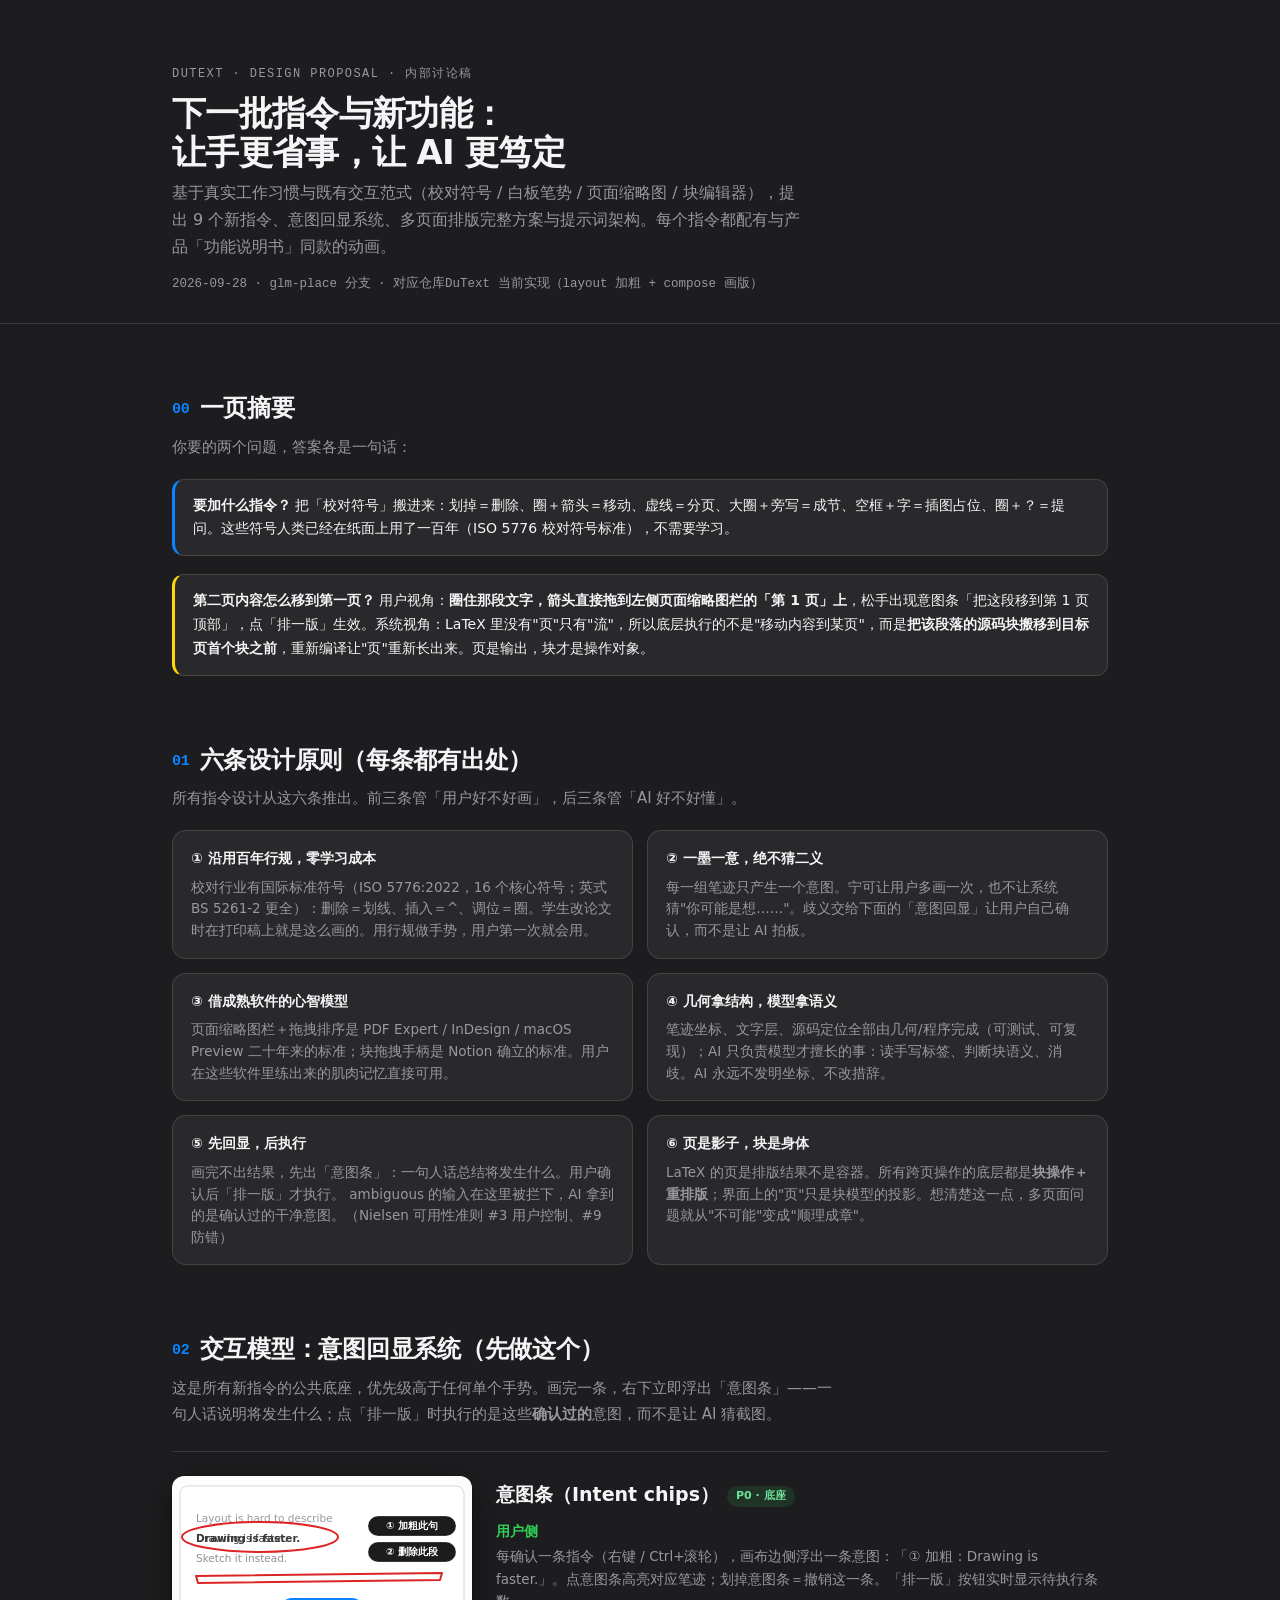
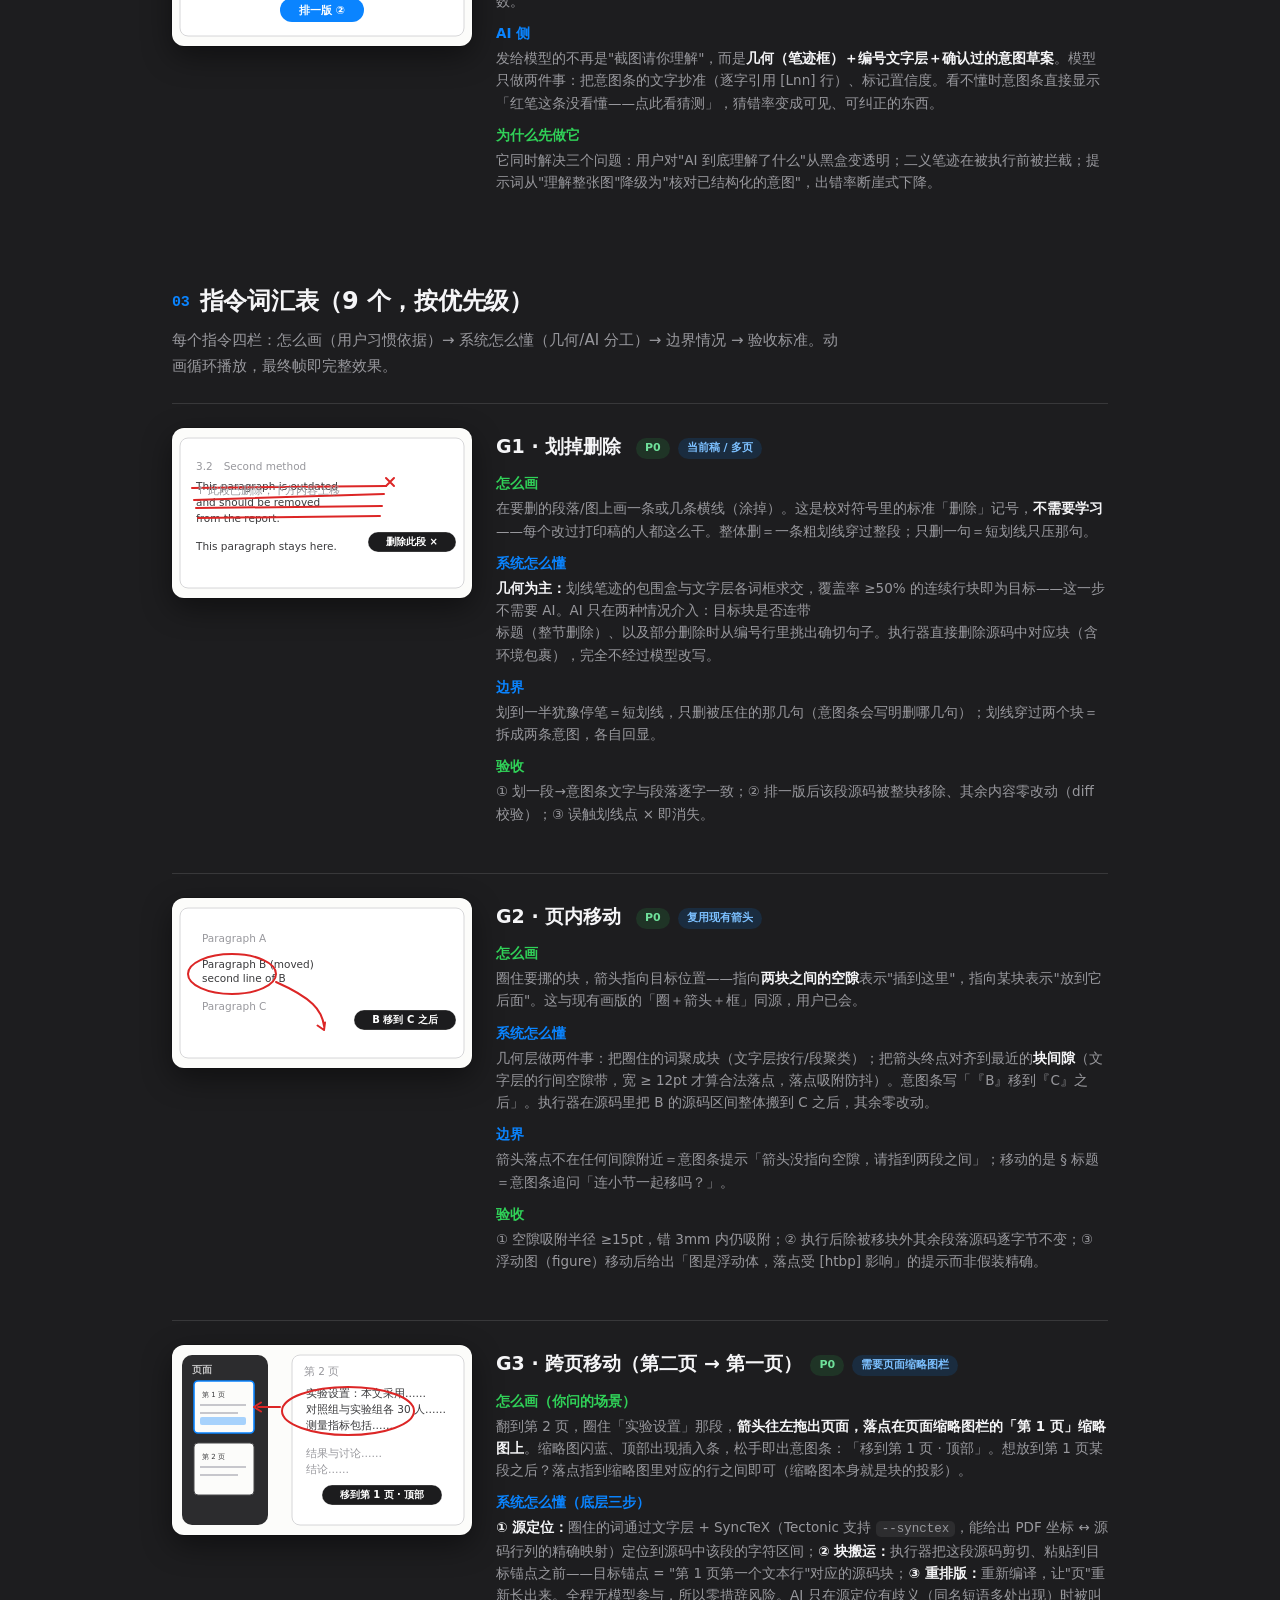
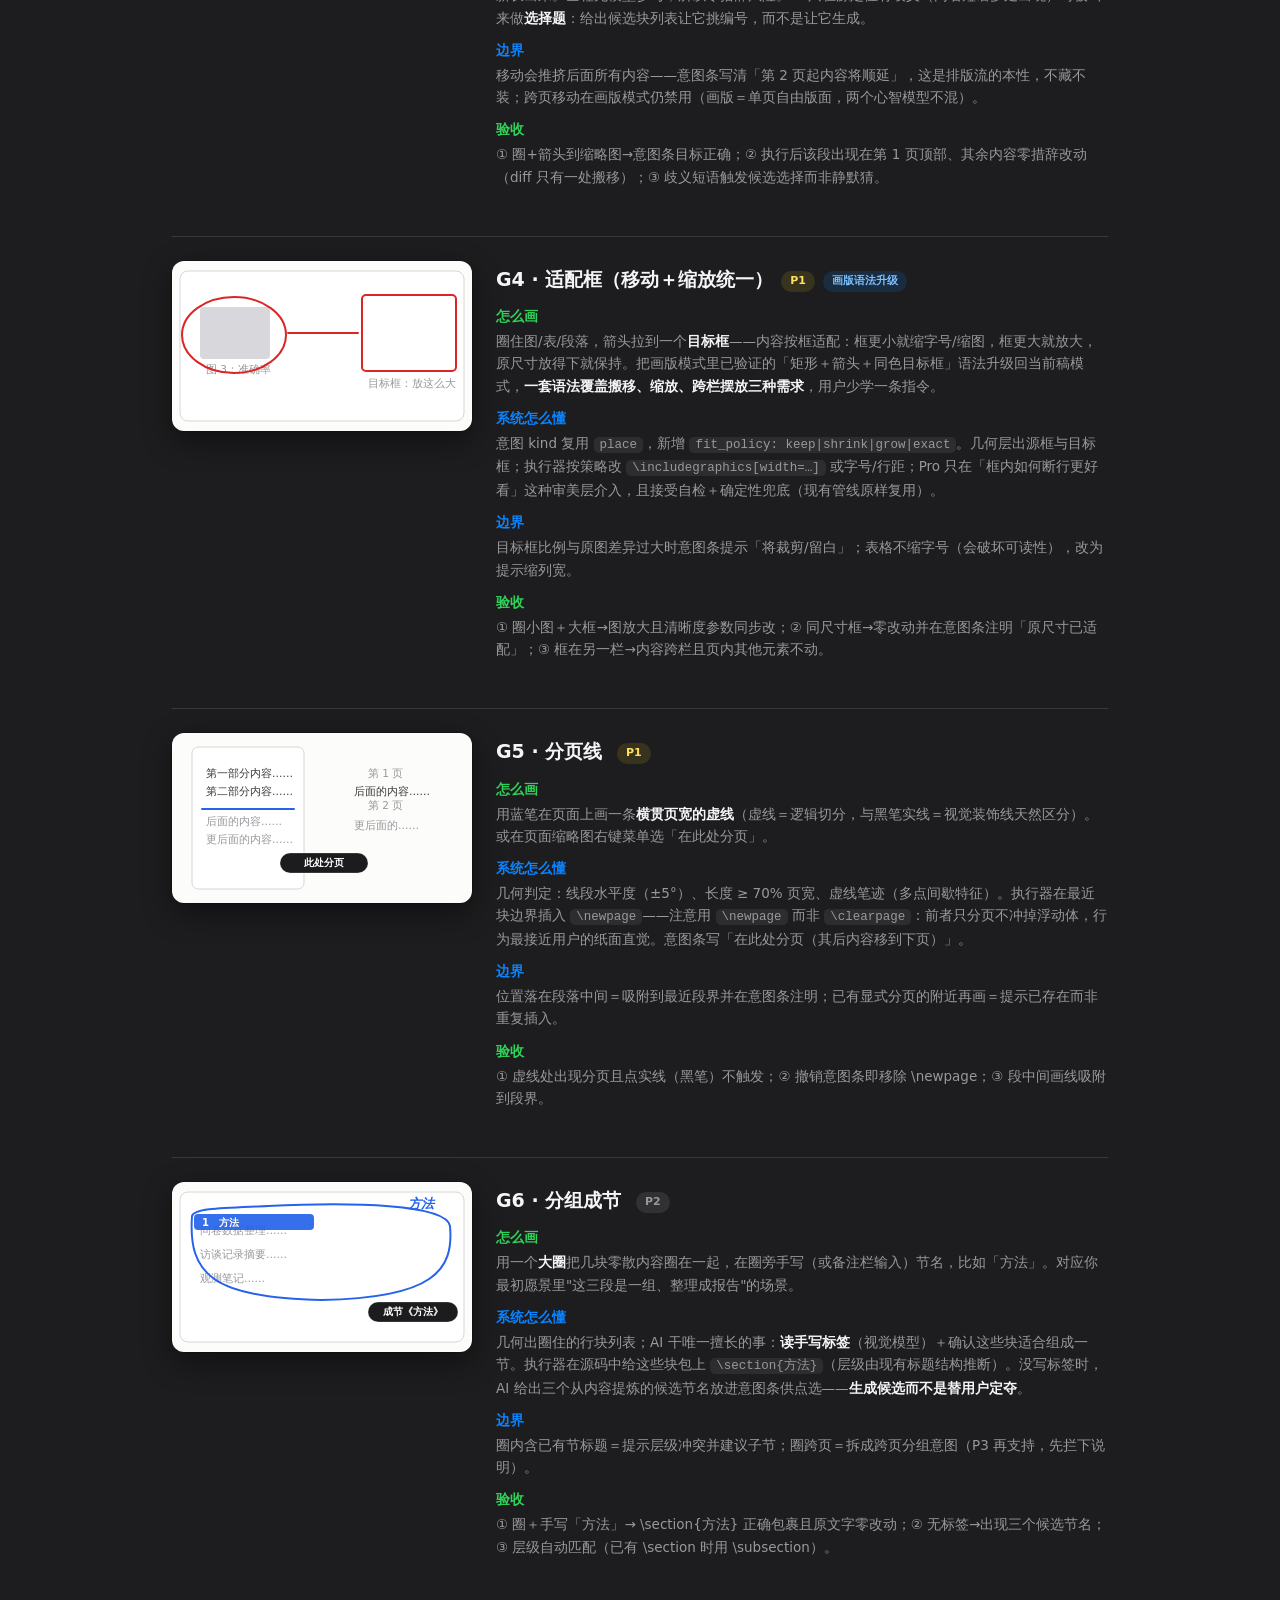
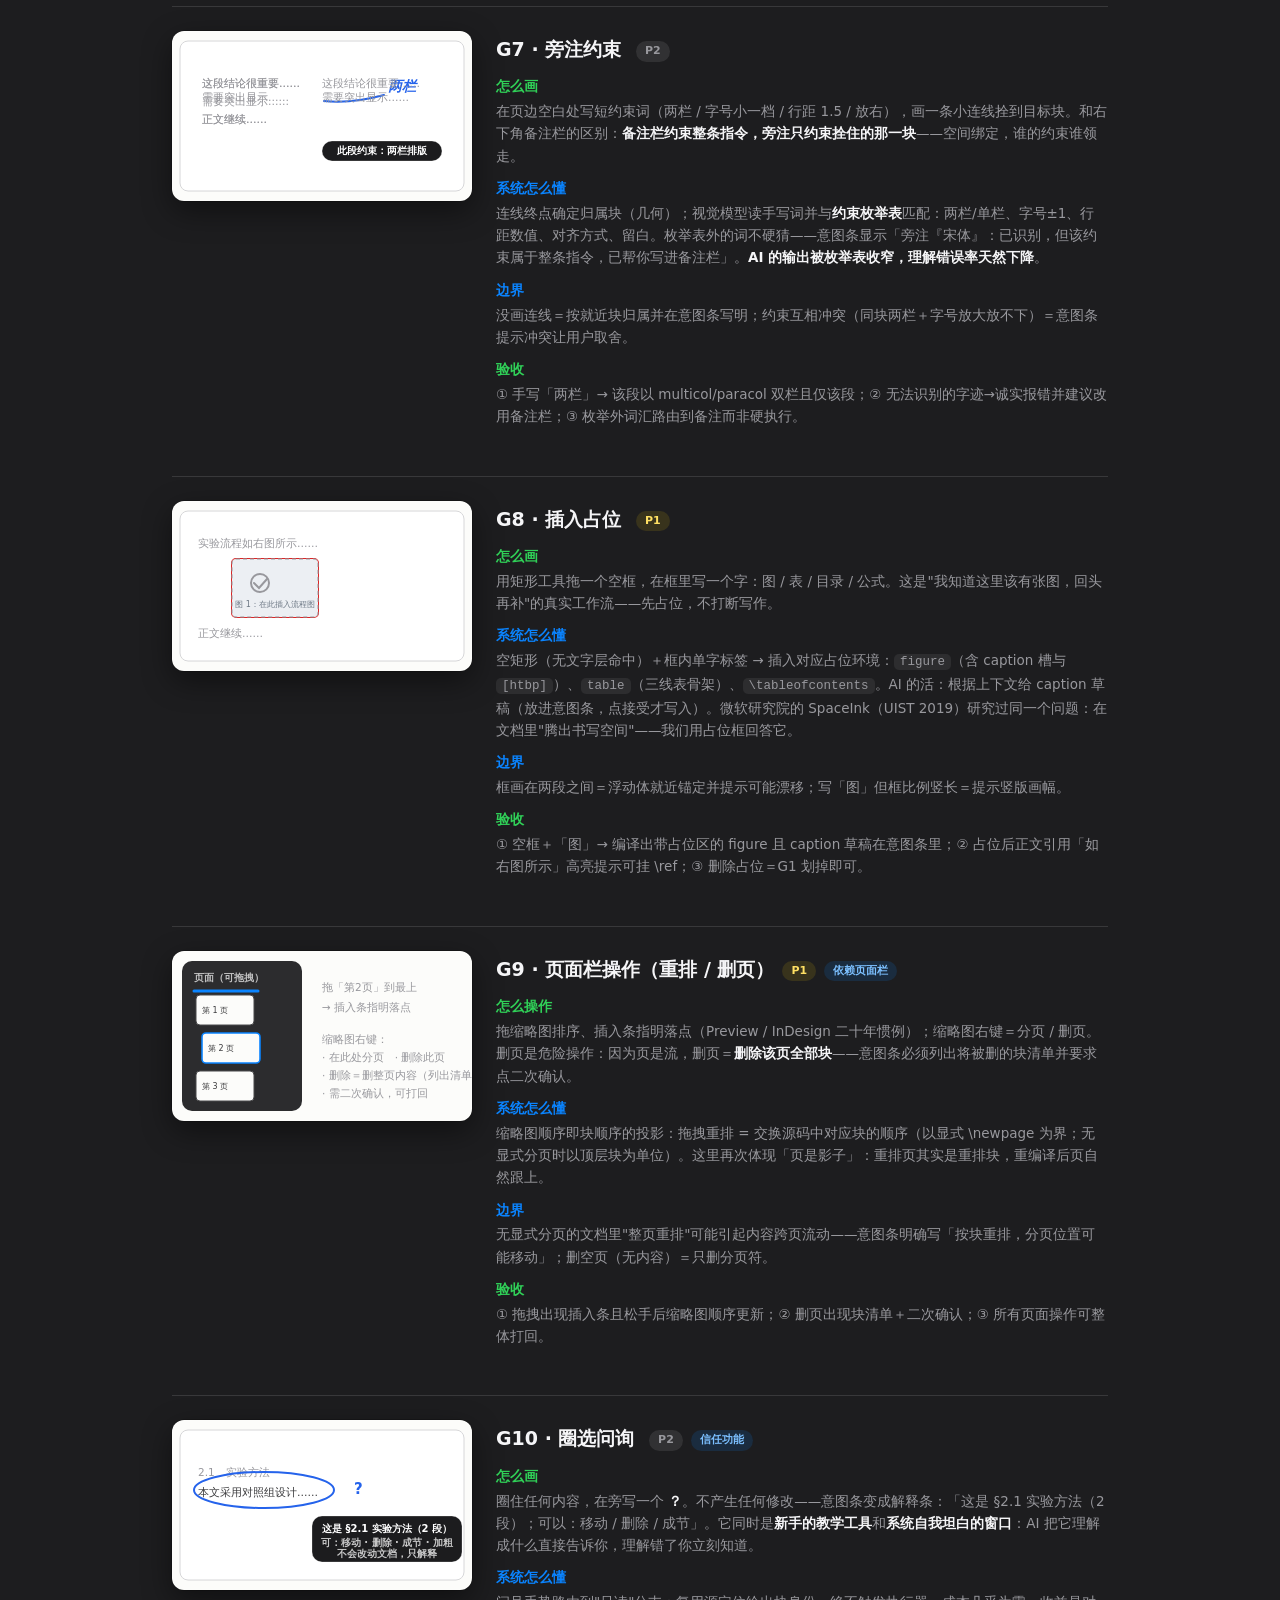
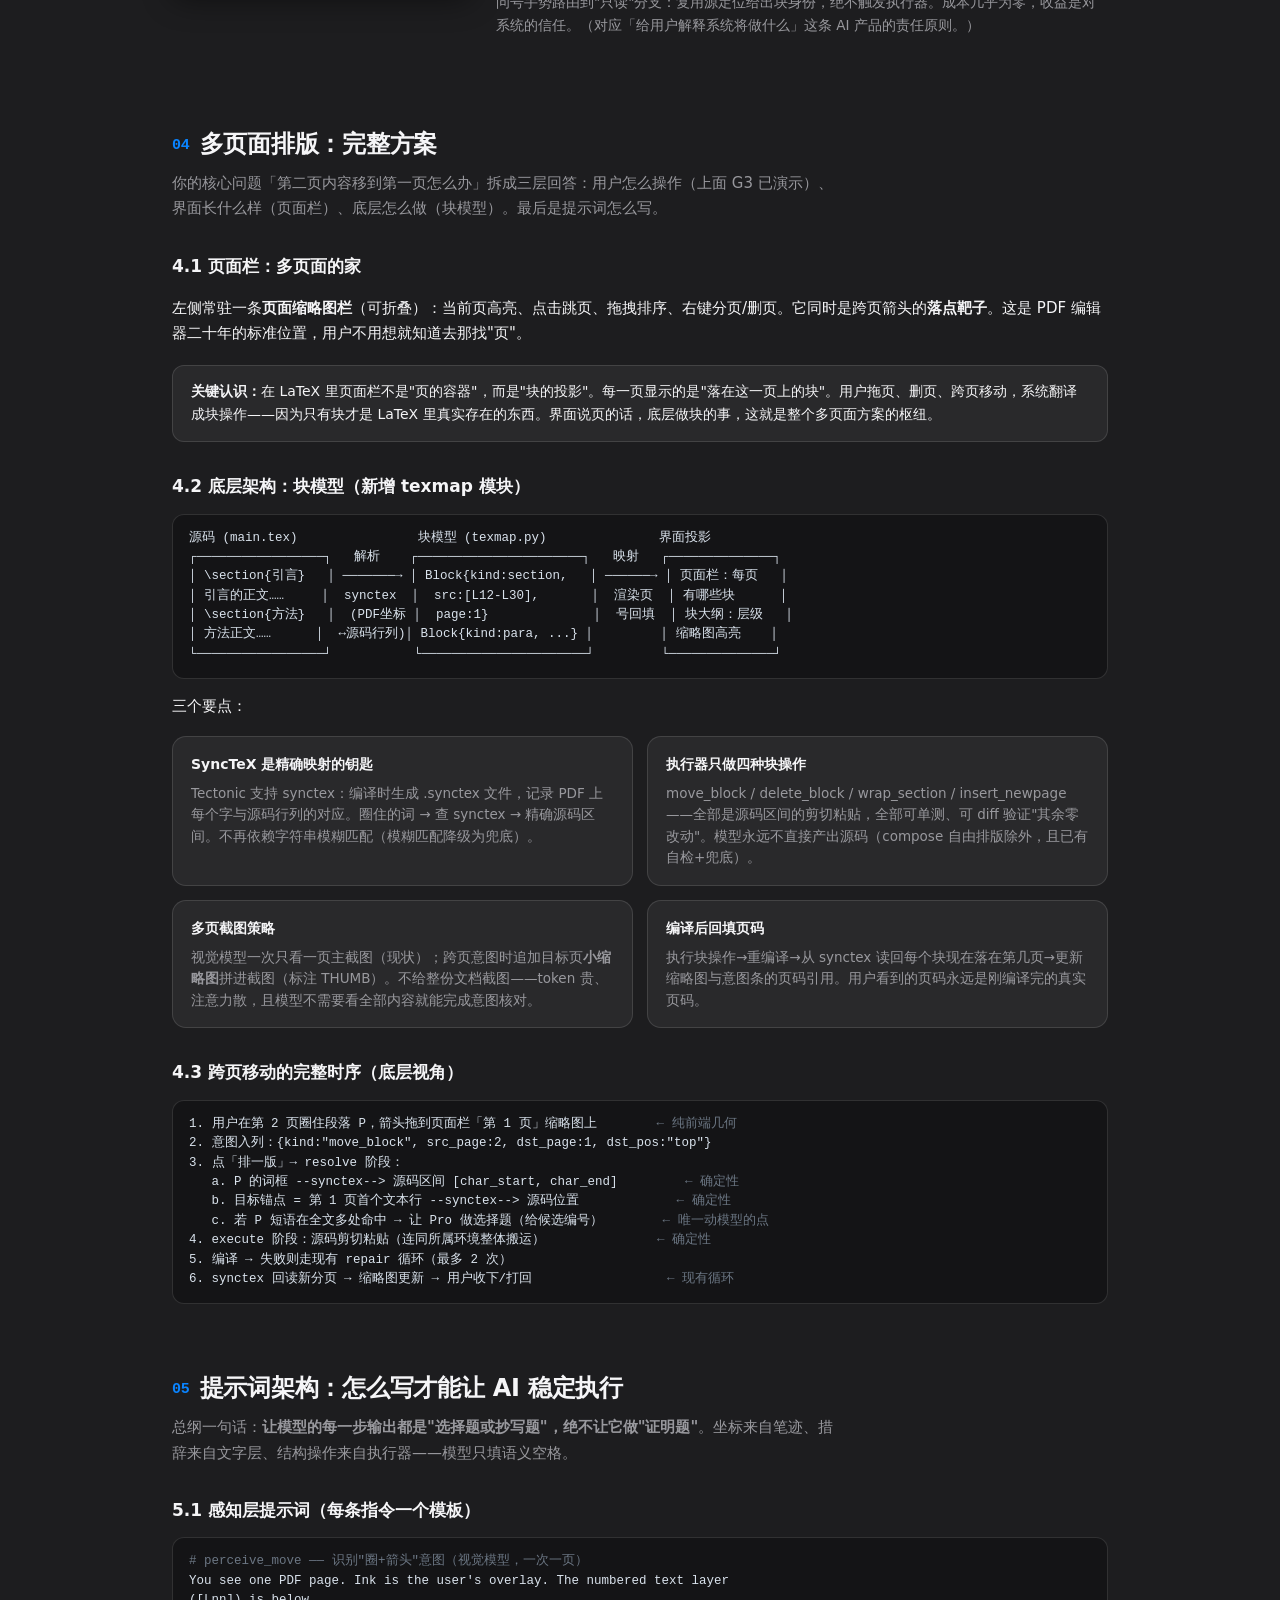
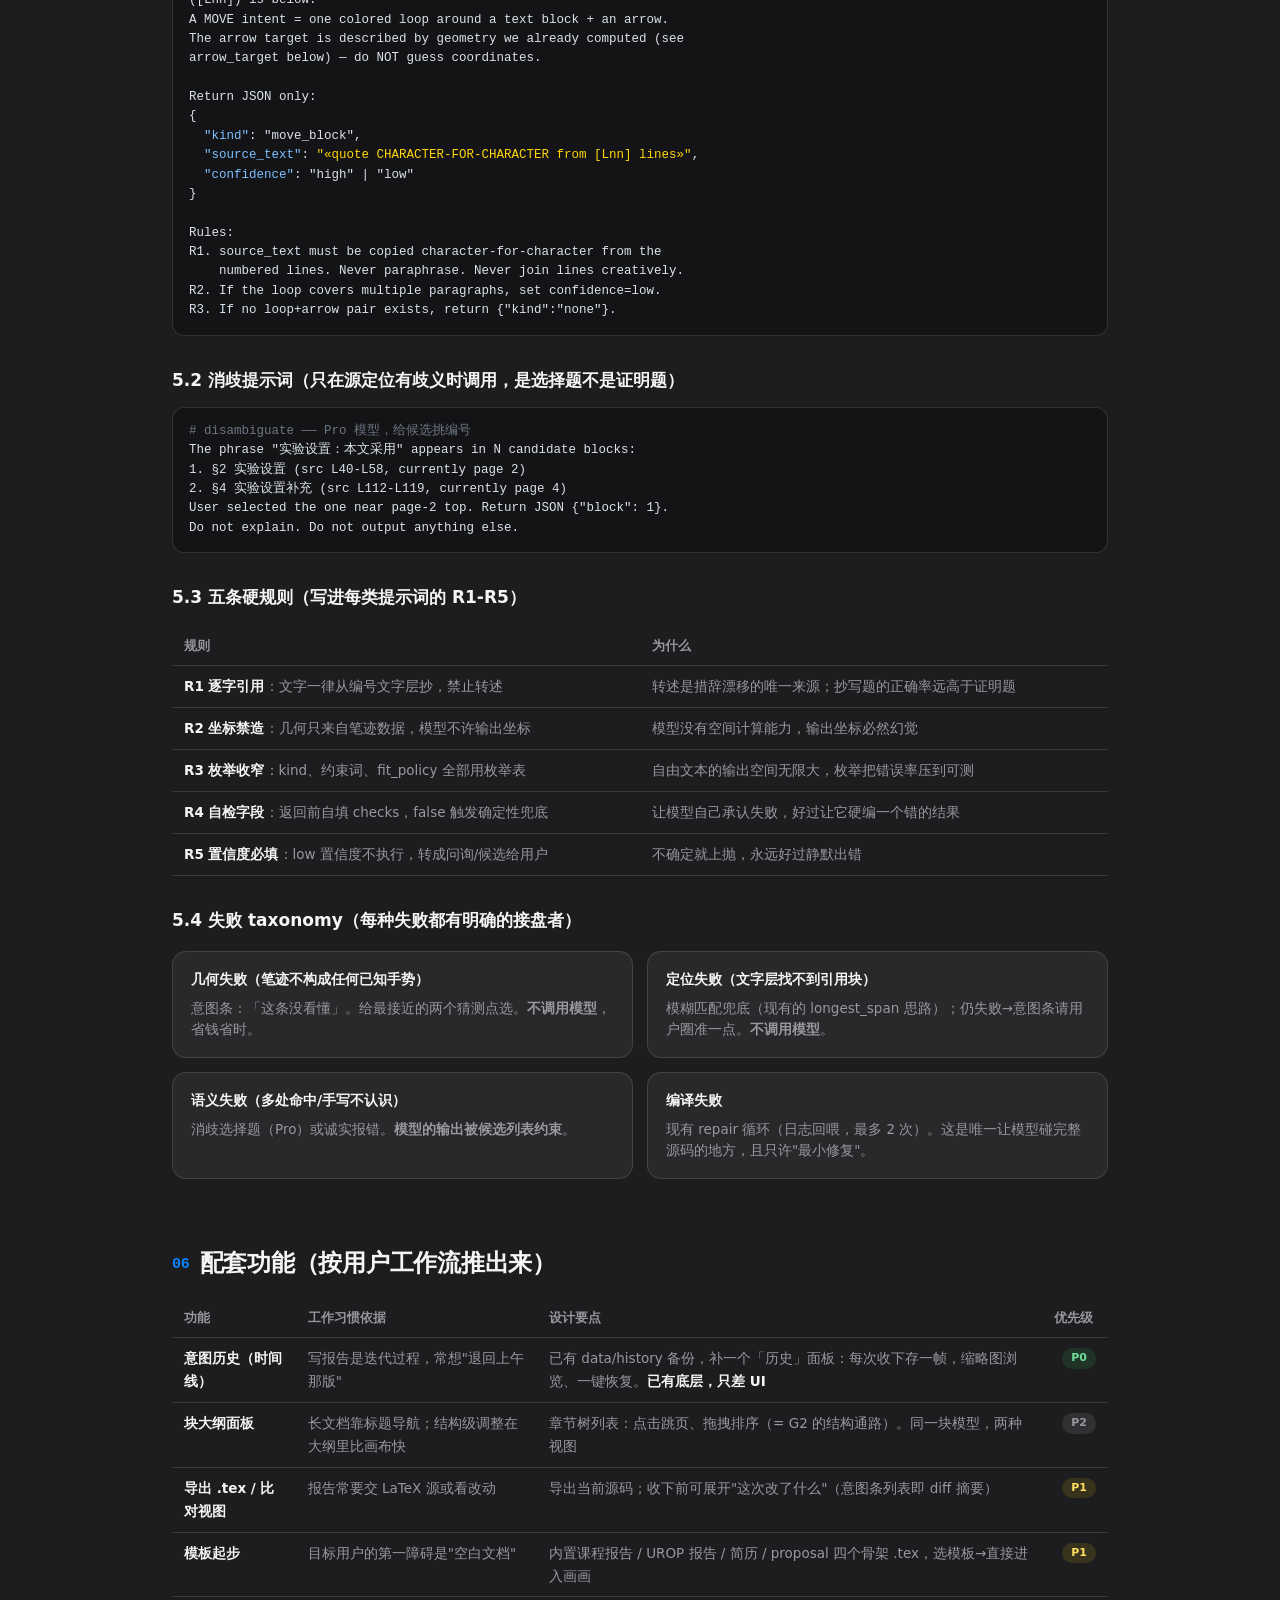
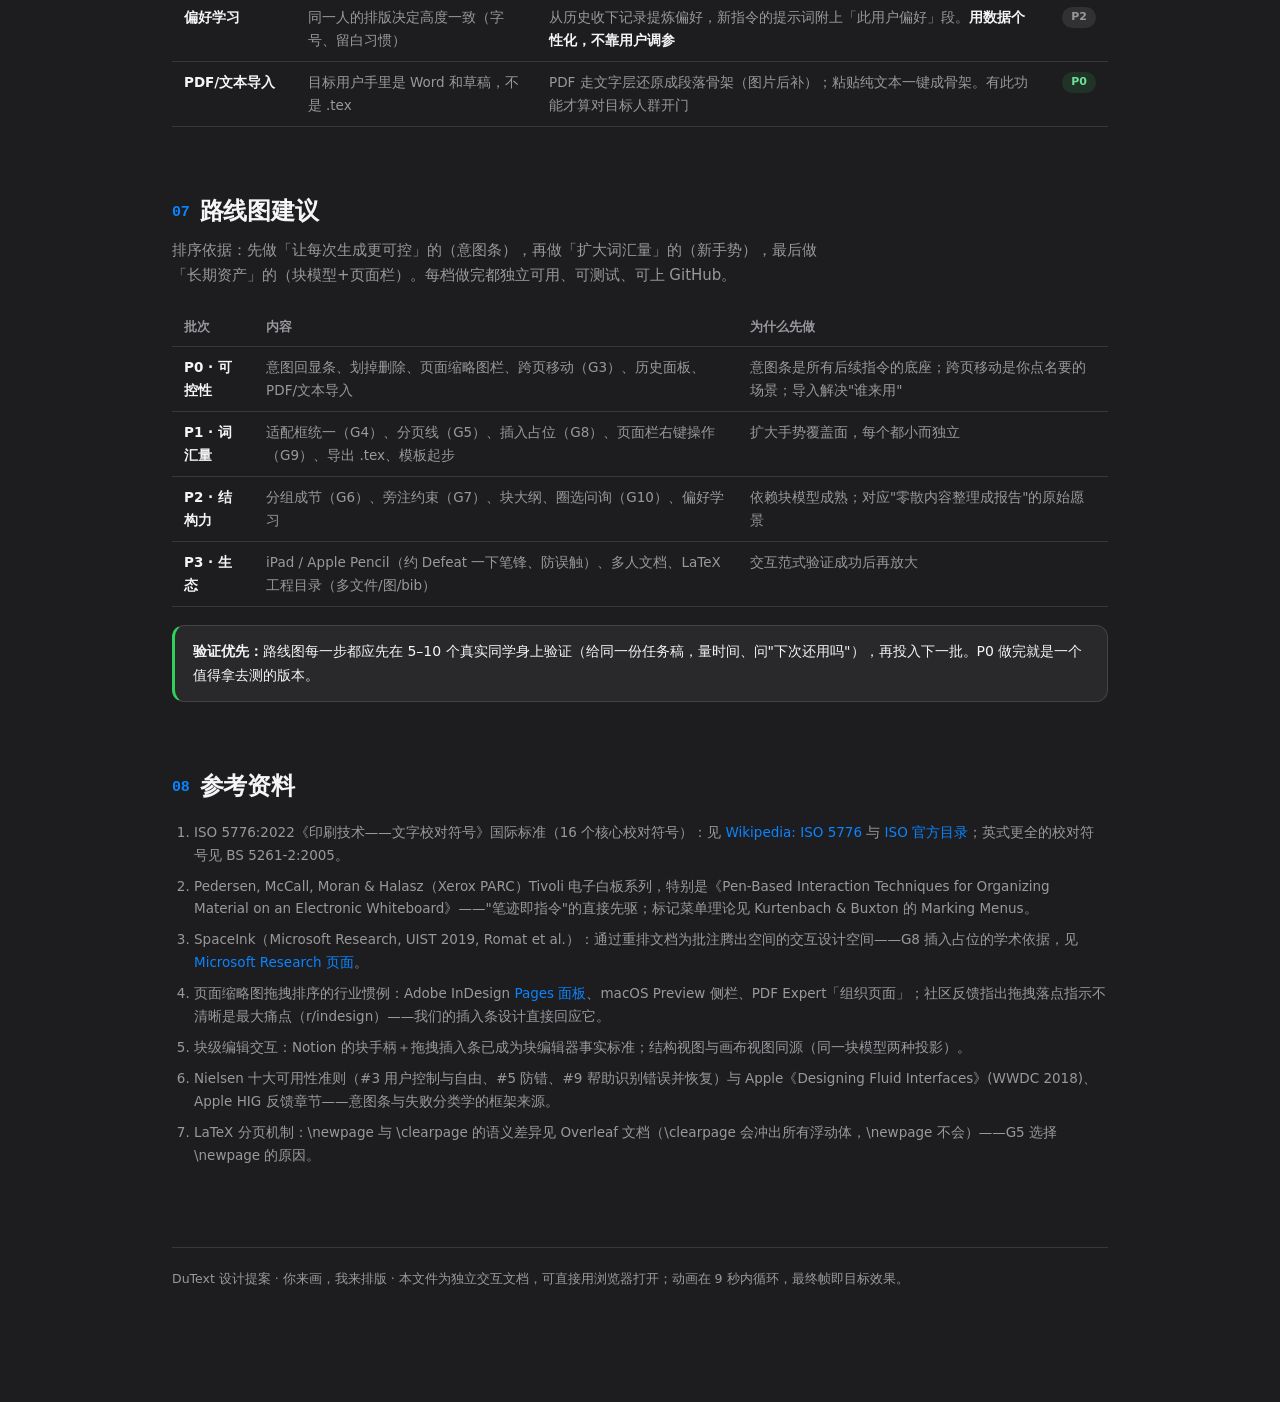
<file: docs/功能提案.html>
<!DOCTYPE html>
<html lang="zh-CN">
<head>
<meta charset="UTF-8" />
<meta name="viewport" content="width=device-width, initial-scale=1.0" />
<meta name="color-scheme" content="dark" />
<title>DuText · 功能与交互提案</title>
<style>
  :root {
    color-scheme: dark;
    --bg: #1d1d1f;
    --panel: rgba(255, 255, 255, 0.055);
    --line: rgba(255, 255, 255, 0.12);
    --text: #f5f5f7;
    --muted: #98989d;
    --blue: #0a84ff;
    --ok: #30d158;
    --warn: #ffd60a;
    --bad: #ff453a;
    --paper: #fcfcfa;
    --ink-r: #dc2626;
    --ink-y: #ca8a04;
    --ink-b: #2563eb;
    --ink-k: #111111;
    --font: -apple-system, BlinkMacSystemFont, "SF Pro Text", "Helvetica Neue",
      "PingFang SC", "Microsoft YaHei UI", "Noto Sans SC", system-ui, sans-serif;
    --mono: ui-monospace, "SF Mono", "Cascadia Mono", Consolas, monospace;
  }
  * { box-sizing: border-box; }
  html, body { margin: 0; background: var(--bg); color: var(--text); font: 15px/1.7 var(--font); }
  body { padding: 0 0 120px; }
  a { color: var(--blue); text-decoration: none; }
  a:hover { text-decoration: underline; }
  .wrap { max-width: 980px; margin: 0 auto; padding: 0 22px; }

  header.hero { padding: 64px 0 28px; border-bottom: 1px solid var(--line); }
  .kicker { font-family: var(--mono); font-size: 12px; color: var(--muted); letter-spacing: 0.12em; }
  h1 { margin: 10px 0 6px; font-size: 34px; font-weight: 750; letter-spacing: -0.02em; line-height: 1.15; }
  .hero p.sub { margin: 0; color: var(--muted); font-size: 16px; max-width: 62ch; }
  .hero .meta { margin-top: 14px; color: var(--muted); font-size: 12.5px; font-family: var(--mono); }

  h2 { font-size: 24px; font-weight: 700; letter-spacing: -0.01em; margin: 64px 0 6px; }
  h2 .no { color: var(--blue); font-family: var(--mono); font-size: 15px; font-weight: 600; margin-right: 10px; vertical-align: 3px; }
  h3 { font-size: 17px; font-weight: 700; margin: 30px 0 4px; }
  .lead { color: var(--muted); margin: 0 0 18px; max-width: 70ch; }

  .callout {
    margin: 18px 0; padding: 14px 18px; border-radius: 12px;
    background: var(--panel); border: 1px solid var(--line); font-size: 14px;
  }
  .callout b { color: var(--text); }
  .callout.gold { border-left: 3px solid var(--warn); }
  .callout.blue { border-left: 3px solid var(--blue); }
  .callout.green { border-left: 3px solid var(--ok); }

  .grid2 { display: grid; grid-template-columns: 1fr 1fr; gap: 14px; margin: 16px 0; }
  @media (max-width: 760px) { .grid2 { grid-template-columns: 1fr; } }
  .card { background: var(--panel); border: 1px solid var(--line); border-radius: 14px; padding: 16px 18px; font-size: 13.5px; }
  .card h4 { margin: 0 0 6px; font-size: 14px; }
  .card p { margin: 0; color: var(--muted); line-height: 1.6; }

  /* 指令条目 */
  .feat { display: grid; grid-template-columns: 300px 1fr; gap: 24px; align-items: start;
    padding: 24px 0; border-top: 1px solid var(--line); margin-top: 24px; }
  @media (max-width: 800px) { .feat { grid-template-columns: 1fr; } }
  .feat .demo svg { width: 100%; height: auto; display: block; background: var(--paper); border-radius: 12px;
    box-shadow: 0 0 0 0.5px rgba(0,0,0,.4), 0 10px 30px rgba(0,0,0,.45); }
  .feat h3 { margin: 2px 0 10px; font-size: 19px; }
  .tag { display: inline-block; margin-left: 8px; padding: 1px 9px; border-radius: 99px;
    background: rgba(10,132,255,.14); color: #7cc0ff; font-size: 11px; font-weight: 600; vertical-align: 2px; }
  .tag.p0 { background: rgba(48,209,88,.13); color: #6fe09a; }
  .tag.p1 { background: rgba(255,214,10,.12); color: #ffe063; }
  .tag.p2 { background: rgba(255,255,255,.09); color: var(--muted); }
  .feat dl { margin: 0; font-size: 13.5px; }
  .feat dt { color: var(--blue); font-weight: 650; margin-top: 10px; }
  .feat dt.u { color: var(--ok); }
  .feat dd { margin: 2px 0 0; color: var(--muted); line-height: 1.65; }
  .feat dd b, .callout dd b { color: var(--text); }
  code, .mono { font-family: var(--mono); font-size: 12.5px; background: rgba(255,255,255,.07);
    padding: 1px 6px; border-radius: 5px; }
  pre { background: #141416; border: 1px solid var(--line); border-radius: 12px; padding: 14px 16px;
    overflow: auto; font-family: var(--mono); font-size: 12.5px; line-height: 1.55; color: #d9e2ec; }
  pre .c { color: #6b7683; } pre .k { color: #7cc0ff; } pre .s { color: #ffd60a; }

  table { border-collapse: collapse; width: 100%; font-size: 13.5px; margin: 14px 0; }
  th, td { text-align: left; padding: 9px 12px; border-bottom: 1px solid var(--line); vertical-align: top; }
  th { color: var(--muted); font-weight: 600; font-size: 12.5px; }
  td b { color: var(--text); }
  td { color: var(--muted); }

  ol.refs { padding-left: 22px; color: var(--muted); font-size: 13.5px; }
  ol.refs li { margin-bottom: 8px; }

  /* ===== 动画基建：基态 = 最终画面；keyframes 从起始演到基态；9s 循环，淡出遮住跳变 ===== */
  .sc text { font-family: var(--font); }
  .sc-t { fill: #3a3a3c; font-size: 10.5px; }
  .sc-dim { fill: #98989d; font-size: 10.5px; }
  .sc-w { fill: #ffffff; font-size: 10px; font-weight: 600; }
  .sc-page { fill: #ffffff; stroke: #d6d6d8; stroke-width: 1; }
  .sc-gray { fill: #e9e9eb; }
  .ik { fill: none; stroke-width: 2; stroke-linecap: round; stroke-linejoin: round; }
  .ik-r { stroke: var(--ink-r); } .ik-y { stroke: var(--ink-y); }
  .ik-b { stroke: var(--ink-b); } .ik-k { stroke: var(--ink-k); }
  .drawn { stroke-dasharray: 1; }
  .chip { fill: #1c1c1e; stroke: rgba(255,255,255,.25); }
  .fade9 { animation: f9 9s cubic-bezier(.25,.1,.25,1) infinite; }
  @keyframes f9 { 0%, 88% { opacity: 1; } 96%, 100% { opacity: 0; } }
  .fd { animation-fill-mode: both; }
  svg * { transform-box: fill-box; transform-origin: center; }

  @media (prefers-reduced-motion: reduce) {
    .fade9, .a { animation: none !important; }
  }
</style>
</head>
<body>

<header class="hero">
  <div class="wrap">
    <div class="kicker">DUTEXT · DESIGN PROPOSAL · 内部讨论稿</div>
    <h1>下一批指令与新功能：<br>让手更省事，让 AI 更笃定</h1>
    <p class="sub">基于真实工作习惯与既有交互范式（校对符号 / 白板笔势 / 页面缩略图 / 块编辑器），提出 9 个新指令、意图回显系统、多页面排版完整方案与提示词架构。每个指令都配有与产品「功能说明书」同款的动画。</p>
    <div class="meta">2026-09-28 · glm-place 分支 · 对应仓库DuText 当前实现（layout 加粗 + compose 画版）</div>
  </div>
</header>

<main class="wrap">

<!-- ============ 0 摘要 ============ -->
<h2><span class="no">00</span>一页摘要</h2>
<p class="lead">你要的两个问题，答案各是一句话：</p>
<div class="callout blue">
  <b>要加什么指令？</b> 把「校对符号」搬进来：划掉＝删除、圈＋箭头＝移动、虚线＝分页、大圈＋旁写＝成节、空框＋字＝插图占位、圈＋？＝提问。这些符号人类已经在纸面上用了一百年（ISO 5776 校对符号标准），不需要学习。
</div>
<div class="callout gold">
  <b>第二页内容怎么移到第一页？</b> 用户视角：<b>圈住那段文字，箭头直接拖到左侧页面缩略图栏的「第 1 页」上</b>，松手出现意图条「把这段移到第 1 页顶部」，点「排一版」生效。系统视角：LaTeX 里没有"页"只有"流"，所以底层执行的不是"移动内容到某页"，而是<b>把该段落的源码块搬移到目标页首个块之前</b>，重新编译让"页"重新长出来。页是输出，块才是操作对象。
</div>

<!-- ============ 1 设计原则 ============ -->
<h2><span class="no">01</span>六条设计原则（每条都有出处）</h2>
<p class="lead">所有指令设计从这六条推出。前三条管「用户好不好画」，后三条管「AI 好不好懂」。</p>

<div class="grid2">
  <div class="card"><h4>① 沿用百年行规，零学习成本</h4><p>校对行业有国际标准符号（ISO 5776:2022，16 个核心符号；英式 BS 5261-2 更全）：删除＝划线、插入＝^、调位＝圈。学生改论文时在打印稿上就是这么画的。用行规做手势，用户第一次就会用。</p></div>
  <div class="card"><h4>② 一墨一意，绝不猜二义</h4><p>每一组笔迹只产生一个意图。宁可让用户多画一次，也不让系统猜"你可能是想……"。歧义交给下面的「意图回显」让用户自己确认，而不是让 AI 拍板。</p></div>
  <div class="card"><h4>③ 借成熟软件的心智模型</h4><p>页面缩略图栏＋拖拽排序是 PDF Expert / InDesign / macOS Preview 二十年来的标准；块拖拽手柄是 Notion 确立的标准。用户在这些软件里练出来的肌肉记忆直接可用。</p></div>
  <div class="card"><h4>④ 几何拿结构，模型拿语义</h4><p>笔迹坐标、文字层、源码定位全部由几何/程序完成（可测试、可复现）；AI 只负责模型才擅长的事：读手写标签、判断块语义、消歧。AI 永远不发明坐标、不改措辞。</p></div>
  <div class="card"><h4>⑤ 先回显，后执行</h4><p>画完不出结果，先出「意图条」：一句人话总结将发生什么。用户确认后「排一版」才执行。 ambiguous 的输入在这里被拦下，AI 拿到的是确认过的干净意图。（Nielsen 可用性准则 #3 用户控制、#9 防错）</p></div>
  <div class="card"><h4>⑥ 页是影子，块是身体</h4><p>LaTeX 的页是排版结果不是容器。所有跨页操作的底层都是<b>块操作＋重排版</b>；界面上的"页"只是块模型的投影。想清楚这一点，多页面问题就从"不可能"变成"顺理成章"。</p></div>
</div>

<!-- ============ 2 交互模型 ============ -->
<h2><span class="no">02</span>交互模型：意图回显系统（先做这个）</h2>
<p class="lead">这是所有新指令的公共底座，优先级高于任何单个手势。画完一条，右下立即浮出「意图条」——一句人话说明将发生什么；点「排一版」时执行的是这些<b>确认过的</b>意图，而不是让 AI 猜截图。</p>

<div class="feat">
  <div class="demo"><svg viewBox="0 0 300 170" class="sc" aria-hidden="true">
    <rect class="sc-page" x="8" y="10" width="284" height="150" rx="8"/>
    <text class="sc-dim" x="24" y="46">Layout is hard to describe</text>
    <text class="sc-t"  x="24" y="66">Drawing is faster.</text>
    <text class="sc-dim" x="24" y="86">Sketch it instead.</text>
    <g class="fade9">
      <ellipse class="ik ik-r drawn a" cx="88" cy="61" rx="78" ry="15" pathLength="1" style="animation: s0a 9s cubic-bezier(.25,.1,.25,1) infinite"/>
      <path class="ik ik-r drawn a" d="M24 100 L270 97 L268 104 L26 107 Z" pathLength="1" style="animation: s0b 9s cubic-bezier(.25,.1,.25,1) infinite"/>
      <g class="a" style="animation: s0c 9s cubic-bezier(.25,.1,.25,1) infinite">
        <rect class="chip" x="196" y="40" width="88" height="20" rx="10"/>
        <text class="sc-w" x="240" y="53" text-anchor="middle" font-size="9">① 加粗此句</text>
      </g>
      <g class="a" style="animation: s0d 9s cubic-bezier(.25,.1,.25,1) infinite">
        <rect class="chip" x="196" y="66" width="88" height="20" rx="10"/>
        <text class="sc-w" x="240" y="79" text-anchor="middle" font-size="9">② 删除此段</text>
      </g>
      <g class="a" style="animation: s0e 9s cubic-bezier(.25,.1,.25,1) infinite">
        <rect x="108" y="122" width="84" height="24" rx="12" fill="#0a84ff"/>
        <text x="150" y="138" text-anchor="middle" fill="#fff" font-size="11" font-weight="650">排一版 ②</text>
      </g>
      <g class="a" style="animation: s0f 9s cubic-bezier(.25,.1,.25,1) infinite">
        <text class="sc-t" x="24" y="66" style="font-weight:700">Drawing is faster.</text>
        <text class="sc-dim" x="24" y="86" opacity="0.25">Sketch it instead.</text>
      </g>
    </g>
  </svg></div>
  <div>
    <h3>意图条（Intent chips）<span class="tag p0">P0 · 底座</span></h3>
    <dl>
      <dt class="u">用户侧</dt>
      <dd>每确认一条指令（右键 / Ctrl+滚轮），画布边侧浮出一条意图：「① 加粗：Drawing is faster.」。点意图条高亮对应笔迹；划掉意图条＝撤销这一条。「排一版」按钮实时显示待执行条数。</dd>
      <dt>AI 侧</dt>
      <dd>发给模型的不再是"截图请你理解"，而是<b>几何（笔迹框）＋编号文字层＋确认过的意图草案</b>。模型只做两件事：把意图条的文字抄准（逐字引用 [Lnn] 行）、标记置信度。看不懂时意图条直接显示「红笔这条没看懂——点此看猜测」，猜错率变成可见、可纠正的东西。</dd>
      <dt class="u">为什么先做它</dt>
      <dd>它同时解决三个问题：用户对"AI 到底理解了什么"从黑盒变透明；二义笔迹在被执行前被拦截；提示词从"理解整张图"降级为"核对已结构化的意图"，出错率断崖式下降。</dd>
    </dl>
  </div>
</div>

<!-- ============ 3 指令词汇表 ============ -->
<h2><span class="no">03</span>指令词汇表（9 个，按优先级）</h2>
<p class="lead">每个指令四栏：怎么画（用户习惯依据）→ 系统怎么懂（几何/AI 分工）→ 边界情况 → 验收标准。动画循环播放，最终帧即完整效果。</p>

<!-- G1 划掉删除 -->
<div class="feat">
  <div class="demo"><svg viewBox="0 0 300 170" class="sc" aria-hidden="true">
    <rect class="sc-page" x="8" y="10" width="284" height="150" rx="8"/>
    <text class="sc-dim" x="24" y="42">3.2　Second method</text>
    <text class="sc-t" x="24" y="62">This paragraph is outdated</text>
    <text class="sc-t" x="24" y="78">and should be removed</text>
    <text class="sc-t" x="24" y="94">from the report.</text>
    <text class="sc-t" x="24" y="122">This paragraph stays here.</text>
    <g class="fade9">
      <path class="ik ik-r drawn a" d="M20 60 L214 58 M212 66 L22 72 M24 80 L210 78 M208 88 L26 90" pathLength="1"
        style="animation: g1a 9s cubic-bezier(.25,.1,.25,1) infinite"/>
      <path class="ik ik-r a" d="M214 50 l8 8 M222 50 l-8 8" style="animation: g1b 9s cubic-bezier(.25,.1,.25,1) infinite"/>
      <g class="a" style="animation: g1c 9s cubic-bezier(.25,.1,.25,1) infinite">
        <rect class="chip" x="196" y="104" width="88" height="20" rx="10"/>
        <text class="sc-w" x="240" y="117" text-anchor="middle" font-size="9">删除此段 ×</text>
      </g>
      <g class="a" style="animation: g1d 9s cubic-bezier(.25,.1,.25,1) infinite">
        <text class="sc-t" x="24" y="62" opacity="0">·</text>
        <text class="sc-dim" x="24" y="66">↑ 此段已删除，下方内容上移</text>
      </g>
    </g>
  </svg></div>
  <div>
    <h3>G1 · 划掉删除 <span class="tag p0">P0</span><span class="tag">当前稿 / 多页</span></h3>
    <dl>
      <dt class="u">怎么画</dt>
      <dd>在要删的段落/图上画一条或几条横线（涂掉）。这是校对符号里的标准「删除」记号，<b>不需要学习</b>——每个改过打印稿的人都这么干。整体删＝一条粗划线穿过整段；只删一句＝短划线只压那句。</dd>
      <dt>系统怎么懂</dt>
      <dd><b>几何为主：</b>划线笔迹的包围盒与文字层各词框求交，覆盖率 ≥50% 的连续行块即为目标——这一步不需要 AI。AI 只在两种情况介入：目标块是否连带<section>标题（整节删除）、以及部分删除时从编号行里挑出确切句子。执行器直接删除源码中对应块（含环境包裹），完全不经过模型改写。</dd>
      <dt>边界</dt>
      <dd>划到一半犹豫停笔＝短划线，只删被压住的那几句（意图条会写明删哪几句）；划线穿过两个块＝拆成两条意图，各自回显。</dd>
      <dt class="u">验收</dt>
      <dd>① 划一段→意图条文字与段落逐字一致；② 排一版后该段源码被整块移除、其余内容零改动（diff 校验）；③ 误触划线点 × 即消失。</dd>
    </dl>
  </div>
</div>

<!-- G2 页内移动 -->
<div class="feat">
  <div class="demo"><svg viewBox="0 0 300 170" class="sc" aria-hidden="true">
    <rect class="sc-page" x="8" y="10" width="284" height="150" rx="8"/>
    <g class="fade9">
      <text class="sc-dim a" x="30" y="44" style="animation: g2a 9s cubic-bezier(.25,.1,.25,1) infinite">Paragraph A</text>
      <g class="a" style="animation: g2b 9s cubic-bezier(.25,.1,.25,1) infinite">
        <text class="sc-t" x="30" y="70">Paragraph B (moved)</text>
        <text class="sc-t" x="30" y="84">second line of B</text>
      </g>
      <text class="sc-dim a" x="30" y="112" style="animation: g2c 9s cubic-bezier(.25,.1,.25,1) infinite">Paragraph C</text>
      <ellipse class="ik ik-r drawn a" cx="60" cy="76" rx="44" ry="20" pathLength="1" style="animation: g2d 9s cubic-bezier(.25,.1,.25,1) infinite"/>
      <path class="ik ik-r drawn a" d="M104 84 C 140 100 150 112 152 128" pathLength="1" style="animation: g2e 9s cubic-bezier(.25,.1,.25,1) infinite"/>
      <path class="ik ik-r a" d="M152 132 l-6.5 -4.5 M152 132 l1 -7.5" style="animation: g2f 9s cubic-bezier(.25,.1,.25,1) infinite"/>
      <g class="a" style="animation: g2g 9s cubic-bezier(.25,.1,.25,1) infinite">
        <rect class="chip" x="182" y="112" width="102" height="20" rx="10"/>
        <text class="sc-w" x="233" y="125" text-anchor="middle" font-size="9">B 移到 C 之后</text>
      </g>
    </g>
  </svg></div>
  <div>
    <h3>G2 · 页内移动 <span class="tag p0">P0</span><span class="tag">复用现有箭头</span></h3>
    <dl>
      <dt class="u">怎么画</dt>
      <dd>圈住要挪的块，箭头指向目标位置——指向<b>两块之间的空隙</b>表示"插到这里"，指向某块表示"放到它后面"。这与现有画版的「圈＋箭头＋框」同源，用户已会。</dd>
      <dt>系统怎么懂</dt>
      <dd>几何层做两件事：把圈住的词聚成块（文字层按行/段聚类）；把箭头终点对齐到最近的<b>块间隙</b>（文字层的行间空隙带，宽 ≥ 12pt 才算合法落点，落点吸附防抖）。意图条写「『B』移到『C』之后」。执行器在源码里把 B 的源码区间整体搬到 C 之后，其余零改动。</dd>
      <dt>边界</dt>
      <dd>箭头落点不在任何间隙附近＝意图条提示「箭头没指向空隙，请指到两段之间」；移动的是 § 标题＝意图条追问「连小节一起移吗？」。</dd>
      <dt class="u">验收</dt>
      <dd>① 空隙吸附半径 ≥15pt，错 3mm 内仍吸附；② 执行后除被移块外其余段落源码逐字节不变；③ 浮动图（figure）移动后给出「图是浮动体，落点受 [htbp] 影响」的提示而非假装精确。</dd>
    </dl>
  </div>
</div>

<!-- G3 跨页移动 -->
<div class="feat">
  <div class="demo"><svg viewBox="0 0 300 190" class="sc" aria-hidden="true">
    <rect x="120" y="10" width="172" height="170" rx="8" class="sc-page"/>
    <text class="sc-dim" x="132" y="30" font-size="9">第 2 页</text>
    <text class="sc-t" x="134" y="52">实验设置：本文采用……</text>
    <text class="sc-t" x="134" y="68">对照组与实验组各 30 人……</text>
    <text class="sc-t" x="134" y="84">测量指标包括……</text>
    <text class="sc-dim" x="134" y="112">结果与讨论……</text>
    <text class="sc-dim" x="134" y="128">结论……</text>
    <!-- 页栏 -->
    <rect x="10" y="10" width="86" height="170" rx="10" fill="#2c2c2e"/>
    <text class="sc-w" x="20" y="28" font-size="9" opacity="0.7">页面</text>
    <g class="a" style="animation: g3t1 9s cubic-bezier(.25,.1,.25,1) infinite">
      <rect x="22" y="36" width="60" height="52" rx="4" fill="#fcfcfa" stroke="#0a84ff" stroke-width="1.6"/>
      <text x="30" y="52" font-size="7" fill="#3a3a3c">第 1 页</text>
      <line x1="28" y1="60" x2="74" y2="60" stroke="#c7c7cc" stroke-width="2"/>
      <line x1="28" y1="68" x2="66" y2="68" stroke="#c7c7cc" stroke-width="2"/>
      <rect x="28" y="72" width="46" height="8" rx="2" style="animation: g3hl 9s cubic-bezier(.25,.1,.25,1) infinite" fill="rgba(10,132,255,0.35)"/>
    </g>
    <rect x="22" y="98" width="60" height="52" rx="4" fill="#fcfcfa" stroke="#48484a"/>
    <text x="30" y="114" font-size="7" fill="#3a3a3c">第 2 页</text>
    <line x1="28" y1="122" x2="74" y2="122" stroke="#c7c7cc" stroke-width="2"/>
    <line x1="28" y1="130" x2="66" y2="130" stroke="#c7c7cc" stroke-width="2"/>
    <g class="fade9">
      <ellipse class="ik ik-r drawn" cx="176" cy="66" rx="66" ry="24" pathLength="1" style="animation: g3a 9s cubic-bezier(.25,.1,.25,1) infinite"/>
      <path class="ik ik-r drawn" d="M108 62 C 96 62 90 62 86 62" pathLength="1" style="animation: g3b 9s cubic-bezier(.25,.1,.25,1) infinite"/>
      <path class="ik ik-r" d="M82 62 l7 -4.5 M82 62 l7 4.5" style="animation: g3c 9s cubic-bezier(.25,.1,.25,1) infinite"/>
      <g style="animation: g3d 9s cubic-bezier(.25,.1,.25,1) infinite">
        <rect class="chip" x="150" y="140" width="120" height="20" rx="10"/>
        <text class="sc-w" x="210" y="153" text-anchor="middle" font-size="9">移到第 1 页 · 顶部</text>
      </g>
    </g>
  </svg></div>
  <div>
    <h3>G3 · 跨页移动（第二页 → 第一页）<span class="tag p0">P0</span><span class="tag">需要页面缩略图栏</span></h3>
    <dl>
      <dt class="u">怎么画（你问的场景）</dt>
      <dd>翻到第 2 页，圈住「实验设置」那段，<b>箭头往左拖出页面，落点在页面缩略图栏的「第 1 页」缩略图上</b>。缩略图闪蓝、顶部出现插入条，松手即出意图条：「移到第 1 页 · 顶部」。想放到第 1 页某段之后？落点指到缩略图里对应的行之间即可（缩略图本身就是块的投影）。</dd>
      <dt>系统怎么懂（底层三步）</dt>
      <dd><b>① 源定位：</b>圈住的词通过文字层 + SyncTeX（Tectonic 支持 <code>--synctex</code>，能给出 PDF 坐标 ↔ 源码行列的精确映射）定位到源码中该段的字符区间；<b>② 块搬运：</b>执行器把这段源码剪切、粘贴到目标锚点之前——目标锚点 = "第 1 页第一个文本行"对应的源码块；<b>③ 重排版：</b>重新编译，让"页"重新长出来。全程无模型参与，所以零措辞风险。AI 只在源定位有歧义（同名短语多处出现）时被叫来做<b>选择题</b>：给出候选块列表让它挑编号，而不是让它生成。</dd>
      <dt>边界</dt>
      <dd>移动会推挤后面所有内容——意图条写清「第 2 页起内容将顺延」，这是排版流的本性，不藏不装；跨页移动在画版模式仍禁用（画版＝单页自由版面，两个心智模型不混）。</dd>
      <dt class="u">验收</dt>
      <dd>① 圈+箭头到缩略图→意图条目标正确；② 执行后该段出现在第 1 页顶部、其余内容零措辞改动（diff 只有一处搬移）；③ 歧义短语触发候选选择而非静默猜。</dd>
    </dl>
  </div>
</div>

<!-- G4 适配框 -->
<div class="feat">
  <div class="demo"><svg viewBox="0 0 300 170" class="sc" aria-hidden="true">
    <rect class="sc-page" x="8" y="10" width="284" height="150" rx="8"/>
    <g class="fade9">
      <g class="a" style="animation: g4fig 9s cubic-bezier(.25,.1,.25,1) infinite">
        <rect x="28" y="46" width="70" height="52" rx="4" fill="#d8d8dc"/>
        <text class="sc-dim" x="34" y="112" font-size="9">图 3：准确率</text>
      </g>
      <ellipse class="ik ik-r drawn" cx="62" cy="74" rx="52" ry="38" pathLength="1" style="animation: g4a 9s cubic-bezier(.25,.1,.25,1) infinite"/>
      <path class="ik ik-r drawn" d="M116 72 C 150 72 160 72 186 72" pathLength="1" style="animation: g4b 9s cubic-bezier(.25,.1,.25,1) infinite"/>
      <rect class="ik ik-r drawn" x="190" y="34" width="94" height="76" rx="4" pathLength="1" style="animation: g4c 9s cubic-bezier(.25,.1,.25,1) infinite"/>
      <text class="sc-dim" x="196" y="126" font-size="9" style="animation: g4d 9s cubic-bezier(.25,.1,.25,1) infinite">目标框：放这么大</text>
      <g style="animation: g4e 9s cubic-bezier(.25,.1,.25,1) infinite">
        <text class="sc-w" x="237" y="20" text-anchor="middle" font-size="9" fill="#0a84ff">按框适配</text>
      </g>
    </g>
  </svg></div>
  <div>
    <h3>G4 · 适配框（移动＋缩放统一）<span class="tag p1">P1</span><span class="tag">画版语法升级</span></h3>
    <dl>
      <dt class="u">怎么画</dt>
      <dd>圈住图/表/段落，箭头拉到一个<b>目标框</b>——内容按框适配：框更小就缩字号/缩图，框更大就放大，原尺寸放得下就保持。把画版模式里已验证的「矩形＋箭头＋同色目标框」语法升级回当前稿模式，<b>一套语法覆盖搬移、缩放、跨栏摆放三种需求</b>，用户少学一条指令。</dd>
      <dt>系统怎么懂</dt>
      <dd>意图 kind 复用 <code>place</code>，新增 <code>fit_policy: keep|shrink|grow|exact</code>。几何层出源框与目标框；执行器按策略改 <code>\includegraphics[width=…]</code> 或字号/行距；Pro 只在「框内如何断行更好看」这种审美层介入，且接受自检＋确定性兜底（现有管线原样复用）。</dd>
      <dt>边界</dt>
      <dd>目标框比例与原图差异过大时意图条提示「将裁剪/留白」；表格不缩字号（会破坏可读性），改为提示缩列宽。</dd>
      <dt class="u">验收</dt>
      <dd>① 圈小图＋大框→图放大且清晰度参数同步改；② 同尺寸框→零改动并在意图条注明「原尺寸已适配」；③ 框在另一栏→内容跨栏且页内其他元素不动。</dd>
    </dl>
  </div>
</div>

<!-- G5 分页线 -->
<div class="feat">
  <div class="demo"><svg viewBox="0 0 300 170" class="sc" aria-hidden="true">
    <g class="fade9">
      <rect class="sc-page a" x="20" y="14" width="112" height="142" rx="6" style="animation: g5p1 9s cubic-bezier(.25,.1,.25,1) infinite"/>
      <rect class="sc-page a" x="168" y="14" width="112" height="142" rx="6" style="animation: g5p2 9s cubic-bezier(.25,.1,.25,1) infinite; opacity: 0"/>
      <text class="sc-t a" x="34" y="44" style="animation: g5t1 9s cubic-bezier(.25,.1,.25,1) infinite">第一部分内容……</text>
      <text class="sc-t a" x="34" y="62" style="animation: g5t2 9s cubic-bezier(.25,.1,.25,1) infinite">第二部分内容……</text>
      <text class="sc-dim a" x="34" y="92" style="animation: g5t3 9s cubic-bezier(.25,.1,.25,1) infinite">后面的内容……</text>
      <text class="sc-dim a" x="34" y="110" style="animation: g5t4 9s cubic-bezier(.25,.1,.25,1) infinite">更后面的内容……</text>
      <path class="ik ik-b drawn a" d="M30 76 L122 76" stroke-dasharray="5 4" pathLength="1" style="animation: g5a 9s cubic-bezier(.25,.1,.25,1) infinite"/>
      <g class="a" style="animation: g5b 9s cubic-bezier(.25,.1,.25,1) infinite">
        <rect class="chip" x="108" y="120" width="88" height="20" rx="10"/>
        <text class="sc-w" x="152" y="133" text-anchor="middle" font-size="9">此处分页</text>
      </g>
      <g class="a" style="animation: g5c 9s cubic-bezier(.25,.1,.25,1) infinite">
        <text class="sc-dim" x="196" y="44" font-size="10">第 1 页</text>
        <text class="sc-dim" x="196" y="76" font-size="10">第 2 页</text>
        <text class="sc-t" x="182" y="62">后面的内容……</text>
        <text class="sc-dim" x="182" y="96">更后面的……</text>
      </g>
    </g>
  </svg></div>
  <div>
    <h3>G5 · 分页线 <span class="tag p1">P1</span></h3>
    <dl>
      <dt class="u">怎么画</dt>
      <dd>用蓝笔在页面上画一条<b>横贯页宽的虚线</b>（虚线＝逻辑切分，与黑笔实线＝视觉装饰线天然区分）。或在页面缩略图右键菜单选「在此处分页」。</dd>
      <dt>系统怎么懂</dt>
      <dd>几何判定：线段水平度（±5°）、长度 ≥ 70% 页宽、虚线笔迹（多点间歇特征）。执行器在最近块边界插入 <code>\newpage</code>——注意用 <code>\newpage</code> 而非 <code>\clearpage</code>：前者只分页不冲掉浮动体，行为最接近用户的纸面直觉。意图条写「在此处分页（其后内容移到下页）」。</dd>
      <dt>边界</dt>
      <dd>位置落在段落中间＝吸附到最近段界并在意图条注明；已有显式分页的附近再画＝提示已存在而非重复插入。</dd>
      <dt class="u">验收</dt>
      <dd>① 虚线处出现分页且点实线（黑笔）不触发；② 撤销意图条即移除 \newpage；③ 段中间画线吸附到段界。</dd>
    </dl>
  </div>
</div>

<!-- G6 分组成节 -->
<div class="feat">
  <div class="demo"><svg viewBox="0 0 300 170" class="sc" aria-hidden="true">
    <rect class="sc-page" x="8" y="10" width="284" height="150" rx="8"/>
    <text class="sc-dim" x="28" y="52">问卷数据整理……</text>
    <text class="sc-dim" x="28" y="76">访谈记录摘要……</text>
    <text class="sc-dim" x="28" y="100">观测笔记……</text>
    <g class="fade9">
      <path class="ik ik-b drawn" d="M20 34 C 16 92 40 116 150 118 C 262 116 282 88 278 44 C 274 22 180 20 96 24 C 52 26 22 26 20 34" pathLength="1"
        style="animation: g6a 9s cubic-bezier(.25,.1,.25,1) infinite"/>
      <text class="a" x="236" y="26" font-size="13" font-style="italic" fill="#2563eb" font-weight="600"
        style="animation: g6b 9s cubic-bezier(.25,.1,.25,1) infinite">方法</text>
      <g class="a" style="animation: g6c 9s cubic-bezier(.25,.1,.25,1) infinite">
        <rect x="22" y="32" width="120" height="16" rx="4" fill="#2563eb" opacity="0.92"/>
        <text x="30" y="44" font-size="10" font-weight="700" fill="#fff">1　方法</text>
      </g>
      <g class="a" style="animation: g6d 9s cubic-bezier(.25,.1,.25,1) infinite">
        <rect class="chip" x="196" y="120" width="90" height="20" rx="10"/>
        <text class="sc-w" x="241" y="133" text-anchor="middle" font-size="9">成节《方法》</text>
      </g>
    </g>
  </svg></div>
  <div>
    <h3>G6 · 分组成节 <span class="tag p2">P2</span></h3>
    <dl>
      <dt class="u">怎么画</dt>
      <dd>用一个<b>大圈</b>把几块零散内容圈在一起，在圈旁手写（或备注栏输入）节名，比如「方法」。对应你最初愿景里"这三段是一组、整理成报告"的场景。</dd>
      <dt>系统怎么懂</dt>
      <dd>几何出圈住的行块列表；AI 干唯一擅长的事：<b>读手写标签</b>（视觉模型）＋确认这些块适合组成一节。执行器在源码中给这些块包上 <code>\section{方法}</code>（层级由现有标题结构推断）。没写标签时，AI 给出三个从内容提炼的候选节名放进意图条供点选——<b>生成候选而不是替用户定夺</b>。</dd>
      <dt>边界</dt>
      <dd>圈内含已有节标题＝提示层级冲突并建议子节；圈跨页＝拆成跨页分组意图（P3 再支持，先拦下说明）。</dd>
      <dt class="u">验收</dt>
      <dd>① 圈＋手写「方法」→ \section{方法} 正确包裹且原文字零改动；② 无标签→出现三个候选节名；③ 层级自动匹配（已有 \section 时用 \subsection）。</dd>
    </dl>
  </div>
</div>

<!-- G7 旁注约束 -->
<div class="feat">
  <div class="demo"><svg viewBox="0 0 300 170" class="sc" aria-hidden="true">
    <rect class="sc-page" x="8" y="10" width="284" height="150" rx="8"/>
    <g class="fade9">
      <text class="sc-dim a" x="30" y="56" style="animation: g7a 9s cubic-bezier(.25,.1,.25,1) infinite">这段结论很重要……</text>
      <text class="sc-dim a" x="30" y="74" style="animation: g7b 9s cubic-bezier(.25,.1,.25,1) infinite">需要突出显示……</text>
      <text class="sc-dim a" x="30" y="92" style="animation: g7c 9s cubic-bezier(.25,.1,.25,1) infinite">正文继续……</text>
      <text class="a" x="216" y="60" font-size="14" font-style="italic" fill="#2563eb" font-weight="650"
        style="animation: g7d 9s cubic-bezier(.25,.1,.25,1) infinite">两栏</text>
      <path class="ik ik-b a" d="M212 64 C 190 70 172 72 152 70" style="animation: g7e 9s cubic-bezier(.25,.1,.25,1) infinite"/>
      <g class="a" style="animation: g7f 9s cubic-bezier(.25,.1,.25,1) infinite">
        <rect class="chip" x="150" y="110" width="120" height="20" rx="10"/>
        <text class="sc-w" x="210" y="123" text-anchor="middle" font-size="9">此段约束：两栏排版</text>
      </g>
      <g class="a" style="animation: g7g 9s cubic-bezier(.25,.1,.25,1) infinite">
        <text class="sc-dim" x="30" y="56" font-size="8">这段结论很重要……</text>
        <text class="sc-dim" x="150" y="56" font-size="8">这段结论很重要……</text>
        <text class="sc-dim" x="30" y="70" font-size="8">需要突出显示……</text>
        <text class="sc-dim" x="150" y="70" font-size="8">需要突出显示……</text>
        <text class="sc-dim" x="30" y="92">正文继续……</text>
      </g>
    </g>
  </svg></div>
  <div>
    <h3>G7 · 旁注约束 <span class="tag p2">P2</span></h3>
    <dl>
      <dt class="u">怎么画</dt>
      <dd>在页边空白处写短约束词（两栏 / 字号小一档 / 行距 1.5 / 放右），画一条小连线拴到目标块。和右下角备注栏的区别：<b>备注栏约束整条指令，旁注只约束拴住的那一块</b>——空间绑定，谁的约束谁领走。</dd>
      <dt>系统怎么懂</dt>
      <dd>连线终点确定归属块（几何）；视觉模型读手写词并与<b>约束枚举表</b>匹配：两栏/单栏、字号±1、行距数值、对齐方式、留白。枚举表外的词不硬猜——意图条显示「旁注『宋体』：已识别，但该约束属于整条指令，已帮你写进备注栏」。<b>AI 的输出被枚举表收窄，理解错误率天然下降</b>。</dd>
      <dt>边界</dt>
      <dd>没画连线＝按就近块归属并在意图条写明；约束互相冲突（同块两栏＋字号放大放不下）＝意图条提示冲突让用户取舍。</dd>
      <dt class="u">验收</dt>
      <dd>① 手写「两栏」→ 该段以 multicol/paracol 双栏且仅该段；② 无法识别的字迹→诚实报错并建议改用备注栏；③ 枚举外词汇路由到备注而非硬执行。</dd>
    </dl>
  </div>
</div>

<!-- G8 插入占位 -->
<div class="feat">
  <div class="demo"><svg viewBox="0 0 300 170" class="sc" aria-hidden="true">
    <rect class="sc-page" x="8" y="10" width="284" height="150" rx="8"/>
    <g class="fade9">
      <text class="sc-dim a" x="26" y="46" style="animation: g8a 9s cubic-bezier(.25,.1,.25,1) infinite">实验流程如右图所示……</text>
      <rect class="ik ik-r drawn" x="60" y="58" width="86" height="58" rx="4" pathLength="1" style="animation: g8b 9s cubic-bezier(.25,.1,.25,1) infinite"/>
      <text class="a" x="103" y="92" text-anchor="middle" font-size="13" fill="#dc2626" font-weight="650" style="animation: g8c 9s cubic-bezier(.25,.1,.25,1) infinite">图</text>
      <g class="a" style="animation: g8d 9s cubic-bezier(.25,.1,.25,1) infinite">
        <rect x="60" y="58" width="86" height="58" rx="4" fill="#eceff3" stroke="#98989d" stroke-dasharray="4 3"/>
        <circle cx="88" cy="82" r="9" fill="none" stroke="#98989d" stroke-width="2"/>
        <path d="M82 82 l5 5 l8 -9" fill="none" stroke="#98989d" stroke-width="2" stroke-linecap="round"/>
        <text x="103" y="106" text-anchor="middle" font-size="8" fill="#6b7683">图 1：在此插入流程图</text>
      </g>
      <text class="sc-dim a" x="26" y="136" style="animation: g8e 9s cubic-bezier(.25,.1,.25,1) infinite">正文继续……</text>
    </g>
  </svg></div>
  <div>
    <h3>G8 · 插入占位 <span class="tag p1">P1</span></h3>
    <dl>
      <dt class="u">怎么画</dt>
      <dd>用矩形工具拖一个空框，在框里写一个字：图 / 表 / 目录 / 公式。这是"我知道这里该有张图，回头再补"的真实工作流——先占位，不打断写作。</dd>
      <dt>系统怎么懂</dt>
      <dd>空矩形（无文字层命中）＋框内单字标签 → 插入对应占位环境：<code>figure</code>（含 caption 槽与 <code>[htbp]</code>）、<code>table</code>（三线表骨架）、<code>\tableofcontents</code>。AI 的活：根据上下文给 caption 草稿（放进意图条，点接受才写入）。微软研究院的 SpaceInk（UIST 2019）研究过同一个问题：在文档里"腾出书写空间"——我们用占位框回答它。</dd>
      <dt>边界</dt>
      <dd>框画在两段之间＝浮动体就近锚定并提示可能漂移；写「图」但框比例竖长＝提示竖版画幅。</dd>
      <dt class="u">验收</dt>
      <dd>① 空框＋「图」→ 编译出带占位区的 figure 且 caption 草稿在意图条里；② 占位后正文引用「如右图所示」高亮提示可挂 \ref；③ 删除占位＝G1 划掉即可。</dd>
    </dl>
  </div>
</div>

<!-- G9 页面操作 -->
<div class="feat">
  <div class="demo"><svg viewBox="0 0 300 170" class="sc" aria-hidden="true">
    <rect x="10" y="10" width="120" height="150" rx="10" fill="#2c2c2e"/>
    <text class="sc-w" x="22" y="30" font-size="9" opacity="0.7">页面（可拖拽）</text>
    <g class="fade9">
      <rect class="a" x="24" y="44" width="58" height="30" rx="4" fill="#fcfcfa" stroke="#48484a" style="animation: g9a 9s cubic-bezier(.25,.1,.25,1) infinite"/>
      <text class="a" x="30" y="62" font-size="8" fill="#3a3a3c" style="animation: g9a 9s cubic-bezier(.25,.1,.25,1) infinite">第 1 页</text>
      <rect class="a" x="30" y="82" width="58" height="30" rx="4" fill="#fcfcfa" stroke="#0a84ff" stroke-width="1.6" style="animation: g9b 9s cubic-bezier(.25,.1,.25,1) infinite"/>
      <text class="a" x="36" y="100" font-size="8" fill="#3a3a3c" style="animation: g9b 9s cubic-bezier(.25,.1,.25,1) infinite">第 2 页</text>
      <rect class="a" x="24" y="120" width="58" height="30" rx="4" fill="#fcfcfa" stroke="#48484a" style="animation: g9c 9s cubic-bezier(.25,.1,.25,1) infinite"/>
      <text class="a" x="30" y="138" font-size="8" fill="#3a3a3c" style="animation: g9c 9s cubic-bezier(.25,.1,.25,1) infinite">第 3 页</text>
      <line class="a" x1="22" y1="40" x2="86" y2="40" stroke="#0a84ff" stroke-width="3" stroke-linecap="round" style="animation: g9d 9s cubic-bezier(.25,.1,.25,1) infinite"/>
    </g>
    <g class="fade9">
      <text class="sc-dim" x="150" y="40" font-size="10" style="animation: g9e 9s cubic-bezier(.25,.1,.25,1) infinite">拖「第2页」到最上</text>
      <text class="sc-dim" x="150" y="60" font-size="10" style="animation: g9e 9s cubic-bezier(.25,.1,.25,1) infinite">→ 插入条指明落点</text>
      <text class="sc-dim" x="150" y="92" font-size="10">缩略图右键：</text>
      <text class="sc-dim" x="150" y="110" font-size="10">· 在此处分页　· 删除此页</text>
      <text class="sc-dim" x="150" y="128" font-size="10">· 删除＝删整页内容（列出清单）</text>
      <text class="sc-dim" x="150" y="146" font-size="10">· 需二次确认，可打回</text>
    </g>
  </svg></div>
  <div>
    <h3>G9 · 页面栏操作（重排 / 删页）<span class="tag p1">P1</span><span class="tag">依赖页面栏</span></h3>
    <dl>
      <dt class="u">怎么操作</dt>
      <dd>拖缩略图排序、插入条指明落点（Preview / InDesign 二十年惯例）；缩略图右键＝分页 / 删页。删页是危险操作：因为页是流，删页＝<b>删除该页全部块</b>——意图条必须列出将被删的块清单并要求点二次确认。</dd>
      <dt>系统怎么懂</dt>
      <dd>缩略图顺序即块顺序的投影：拖拽重排 = 交换源码中对应块的顺序（以显式 \newpage 为界；无显式分页时以顶层块为单位）。这里再次体现「页是影子」：重排页其实是重排块，重编译后页自然跟上。</dd>
      <dt>边界</dt>
      <dd>无显式分页的文档里"整页重排"可能引起内容跨页流动——意图条明确写「按块重排，分页位置可能移动」；删空页（无内容）＝只删分页符。</dd>
      <dt class="u">验收</dt>
      <dd>① 拖拽出现插入条且松手后缩略图顺序更新；② 删页出现块清单＋二次确认；③ 所有页面操作可整体打回。</dd>
    </dl>
  </div>
</div>

<!-- G10 问询 -->
<div class="feat">
  <div class="demo"><svg viewBox="0 0 300 170" class="sc" aria-hidden="true">
    <rect class="sc-page" x="8" y="10" width="284" height="150" rx="8"/>
    <g class="fade9">
      <text class="sc-dim" x="26" y="56">2.1　实验方法</text>
      <text class="sc-t" x="26" y="76">本文采用对照组设计……</text>
      <ellipse class="ik ik-b drawn" cx="92" cy="70" rx="70" ry="18" pathLength="1" style="animation: ga 9s cubic-bezier(.25,.1,.25,1) infinite"/>
      <text class="a" x="182" y="74" font-size="15" font-weight="700" fill="#2563eb" style="animation: gb 9s cubic-bezier(.25,.1,.25,1) infinite">?</text>
      <g class="a" style="animation: gc 9s cubic-bezier(.25,.1,.25,1) infinite">
        <rect class="chip" x="140" y="96" width="150" height="46" rx="10"/>
        <text class="sc-w" x="215" y="112" text-anchor="middle" font-size="9">这是 §2.1 实验方法（2 段）</text>
        <text class="sc-w" x="215" y="126" text-anchor="middle" font-size="8.5" opacity="0.75">可：移动 · 删除 · 成节 · 加粗</text>
        <text class="sc-w" x="215" y="137" text-anchor="middle" font-size="8.5" opacity="0.75">不会改动文档，只解释</text>
      </g>
    </g>
  </svg></div>
  <div>
    <h3>G10 · 圈选问询 <span class="tag p2">P2</span><span class="tag">信任功能</span></h3>
    <dl>
      <dt class="u">怎么画</dt>
      <dd>圈住任何内容，在旁写一个 <b>？</b>。不产生任何修改——意图条变成解释条：「这是 §2.1 实验方法（2 段）；可以：移动 / 删除 / 成节」。它同时是<b>新手的教学工具</b>和<b>系统自我坦白的窗口</b>：AI 把它理解成什么直接告诉你，理解错了你立刻知道。</dd>
      <dt>系统怎么懂</dt>
      <dd>问号手势路由到"只读"分支：复用源定位给出块身份，绝不触发执行器。成本几乎为零，收益是对系统的信任。（对应「给用户解释系统将做什么」这条 AI 产品的责任原则。）</dd>
    </dl>
  </div>
</div>

<!-- ============ 4 多页面 ============ -->
<h2><span class="no">04</span>多页面排版：完整方案</h2>
<p class="lead">你的核心问题「第二页内容移到第一页怎么办」拆成三层回答：用户怎么操作（上面 G3 已演示）、界面长什么样（页面栏）、底层怎么做（块模型）。最后是提示词怎么写。</p>

<h3>4.1 页面栏：多页面的家</h3>
<p>左侧常驻一条<b>页面缩略图栏</b>（可折叠）：当前页高亮、点击跳页、拖拽排序、右键分页/删页。它同时是跨页箭头的<b>落点靶子</b>。这是 PDF 编辑器二十年的标准位置，用户不用想就知道去那找"页"。</p>
<div class="callout">
  <b>关键认识：</b>在 LaTeX 里页面栏不是"页的容器"，而是"块的投影"。每一页显示的是"落在这一页上的块"。用户拖页、删页、跨页移动，系统翻译成块操作——因为只有块才是 LaTeX 里真实存在的东西。界面说页的话，底层做块的事，这就是整个多页面方案的枢纽。
</div>

<h3>4.2 底层架构：块模型（新增 texmap 模块）</h3>
<pre>
源码 (main.tex)                块模型 (texmap.py)               界面投影
┌─────────────────┐   解析    ┌──────────────────────┐   映射   ┌──────────────┐
│ \section{引言}   │ ───────→ │ Block{kind:section,   │ ──────→ │ 页面栏：每页   │
│ 引言的正文……     │  synctex  │  src:[L12-L30],       │  渲染页  │ 有哪些块      │
│ \section{方法}   │  (PDF坐标 │  page:1}              │  号回填  │ 块大纲：层级   │
│ 方法正文……      │  ↔源码行列)│ Block{kind:para, ...} │         │ 缩略图高亮    │
└─────────────────┘           └──────────────────────┘         └──────────────┘
</pre>
<p>三个要点：</p>
<div class="grid2">
  <div class="card"><h4>SyncTeX 是精确映射的钥匙</h4><p>Tectonic 支持 synctex：编译时生成 .synctex 文件，记录 PDF 上每个字与源码行列的对应。圈住的词 → 查 synctex → 精确源码区间。不再依赖字符串模糊匹配（模糊匹配降级为兜底）。</p></div>
  <div class="card"><h4>执行器只做四种块操作</h4><p>move_block / delete_block / wrap_section / insert_newpage——全部是源码区间的剪切粘贴，全部可单测、可 diff 验证"其余零改动"。模型永远不直接产出源码（compose 自由排版除外，且已有自检+兜底）。</p></div>
  <div class="card"><h4>多页截图策略</h4><p>视觉模型一次只看一页主截图（现状）；跨页意图时追加目标页<b>小缩略图</b>拼进截图（标注 THUMB）。不给整份文档截图——token 贵、注意力散，且模型不需要看全部内容就能完成意图核对。</p></div>
  <div class="card"><h4>编译后回填页码</h4><p>执行块操作→重编译→从 synctex 读回每个块现在落在第几页→更新缩略图与意图条的页码引用。用户看到的页码永远是刚编译完的真实页码。</p></div>
</div>

<h3>4.3 跨页移动的完整时序（底层视角）</h3>
<pre>
1. 用户在第 2 页圈住段落 P，箭头拖到页面栏「第 1 页」缩略图上        <span class="c">← 纯前端几何</span>
2. 意图入列：{kind:"move_block", src_page:2, dst_page:1, dst_pos:"top"}
3. 点「排一版」→ resolve 阶段：
   a. P 的词框 --synctex--> 源码区间 [char_start, char_end]         <span class="c">← 确定性</span>
   b. 目标锚点 = 第 1 页首个文本行 --synctex--> 源码位置             <span class="c">← 确定性</span>
   c. 若 P 短语在全文多处命中 → 让 Pro 做选择题（给候选编号）        <span class="c">← 唯一动模型的点</span>
4. execute 阶段：源码剪切粘贴（连同所属环境整体搬运）               <span class="c">← 确定性</span>
5. 编译 → 失败则走现有 repair 循环（最多 2 次）
6. synctex 回读新分页 → 缩略图更新 → 用户收下/打回                  <span class="c">← 现有循环</span>
</pre>

<!-- ============ 5 提示词架构 ============ -->
<h2><span class="no">05</span>提示词架构：怎么写才能让 AI 稳定执行</h2>
<p class="lead">总纲一句话：<b>让模型的每一步输出都是"选择题或抄写题"，绝不让它做"证明题"</b>。坐标来自笔迹、措辞来自文字层、结构操作来自执行器——模型只填语义空格。</p>

<h3>5.1 感知层提示词（每条指令一个模板）</h3>
<pre>
<span class="c"># perceive_move —— 识别"圈+箭头"意图（视觉模型，一次一页）</span>
You see one PDF page. Ink is the user's overlay. The numbered text layer
([Lnn]) is below.
A MOVE intent = one colored loop around a text block + an arrow.
The arrow target is described by geometry we already computed (see
arrow_target below) — do NOT guess coordinates.

Return JSON only:
{
  <span class="k">"kind"</span>: "move_block",
  <span class="k">"source_text"</span>: <span class="s">"«quote CHARACTER-FOR-CHARACTER from [Lnn] lines»"</span>,
  <span class="k">"confidence"</span>: "high" | "low"
}

Rules:
R1. source_text must be copied character-for-character from the
    numbered lines. Never paraphrase. Never join lines creatively.
R2. If the loop covers multiple paragraphs, set confidence=low.
R3. If no loop+arrow pair exists, return {"kind":"none"}.
</pre>

<h3>5.2 消歧提示词（只在源定位有歧义时调用，是选择题不是证明题）</h3>
<pre>
<span class="c"># disambiguate —— Pro 模型，给候选挑编号</span>
The phrase "实验设置：本文采用" appears in N candidate blocks:
1. §2 实验设置 (src L40-L58, currently page 2)
2. §4 实验设置补充 (src L112-L119, currently page 4)
User selected the one near page-2 top. Return JSON {"block": 1}.
Do not explain. Do not output anything else.
</pre>

<h3>5.3 五条硬规则（写进每类提示词的 R1-R5）</h3>
<table>
  <tr><th>规则</th><th>为什么</th></tr>
  <tr><td><b>R1 逐字引用</b>：文字一律从编号文字层抄，禁止转述</td><td>转述是措辞漂移的唯一来源；抄写题的正确率远高于证明题</td></tr>
  <tr><td><b>R2 坐标禁造</b>：几何只来自笔迹数据，模型不许输出坐标</td><td>模型没有空间计算能力，输出坐标必然幻觉</td></tr>
  <tr><td><b>R3 枚举收窄</b>：kind、约束词、fit_policy 全部用枚举表</td><td>自由文本的输出空间无限大，枚举把错误率压到可测</td></tr>
  <tr><td><b>R4 自检字段</b>：返回前自填 checks，false 触发确定性兜底</td><td>让模型自己承认失败，好过让它硬编一个错的结果</td></tr>
  <tr><td><b>R5 置信度必填</b>：low 置信度不执行，转成问询/候选给用户</td><td>不确定就上抛，永远好过静默出错</td></tr>
</table>

<h3>5.4 失败 taxonomy（每种失败都有明确的接盘者）</h3>
<div class="grid2">
  <div class="card"><h4>几何失败（笔迹不构成任何已知手势）</h4><p>意图条：「这条没看懂」。给最接近的两个猜测点选。<b>不调用模型</b>，省钱省时。</p></div>
  <div class="card"><h4>定位失败（文字层找不到引用块）</h4><p>模糊匹配兜底（现有的 longest_span 思路）；仍失败→意图条请用户圈准一点。<b>不调用模型</b>。</p></div>
  <div class="card"><h4>语义失败（多处命中/手写不认识）</h4><p>消歧选择题（Pro）或诚实报错。<b>模型的输出被候选列表约束</b>。</p></div>
  <div class="card"><h4>编译失败</h4><p>现有 repair 循环（日志回喂，最多 2 次）。这是唯一让模型碰完整源码的地方，且只许"最小修复"。</p></div>
</div>

<!-- ============ 6 配套功能 ============ -->
<h2><span class="no">06</span>配套功能（按用户工作流推出来）</h2>
<table>
  <tr><th>功能</th><th>工作习惯依据</th><th>设计要点</th><th>优先级</th></tr>
  <tr><td><b>意图历史（时间线）</b></td><td>写报告是迭代过程，常想"退回上午那版"</td><td>已有 data/history 备份，补一个「历史」面板：每次收下存一帧，缩略图浏览、一键恢复。<b>已有底层，只差 UI</b></td><td><span class="tag p0">P0</span></td></tr>
  <tr><td><b>块大纲面板</b></td><td>长文档靠标题导航；结构级调整在大纲里比画布快</td><td>章节树列表：点击跳页、拖拽排序（= G2 的结构通路）。同一块模型，两种视图</td><td><span class="tag p2">P2</span></td></tr>
  <tr><td><b>导出 .tex / 比对视图</b></td><td>报告常要交 LaTeX 源或看改动</td><td>导出当前源码；收下前可展开"这次改了什么"（意图条列表即 diff 摘要）</td><td><span class="tag p1">P1</span></td></tr>
  <tr><td><b>模板起步</b></td><td>目标用户的第一障碍是"空白文档"</td><td>内置课程报告 / UROP 报告 / 简历 / proposal 四个骨架 .tex，选模板→直接进入画画</td><td><span class="tag p1">P1</span></td></tr>
  <tr><td><b>偏好学习</b></td><td>同一人的排版决定高度一致（字号、留白习惯）</td><td>从历史收下记录提炼偏好，新指令的提示词附上「此用户偏好」段。<b>用数据个性化，不靠用户调参</b></td><td><span class="tag p2">P2</span></td></tr>
  <tr><td><b>PDF/文本导入</b></td><td>目标用户手里是 Word 和草稿，不是 .tex</td><td>PDF 走文字层还原成段落骨架（图片后补）；粘贴纯文本一键成骨架。有此功能才算对目标人群开门</td><td><span class="tag p0">P0</span></td></tr>
</table>

<!-- ============ 7 路线图 ============ -->
<h2><span class="no">07</span>路线图建议</h2>
<p class="lead">排序依据：先做「让每次生成更可控」的（意图条），再做「扩大词汇量」的（新手势），最后做「长期资产」的（块模型+页面栏）。每档做完都独立可用、可测试、可上 GitHub。</p>
<table>
  <tr><th>批次</th><th>内容</th><th>为什么先做</th></tr>
  <tr><td><b>P0 · 可控性</b></td><td>意图回显条、划掉删除、页面缩略图栏、跨页移动（G3）、历史面板、PDF/文本导入</td><td>意图条是所有后续指令的底座；跨页移动是你点名要的场景；导入解决"谁来用"</td></tr>
  <tr><td><b>P1 · 词汇量</b></td><td>适配框统一（G4）、分页线（G5）、插入占位（G8）、页面栏右键操作（G9）、导出 .tex、模板起步</td><td>扩大手势覆盖面，每个都小而独立</td></tr>
  <tr><td><b>P2 · 结构力</b></td><td>分组成节（G6）、旁注约束（G7）、块大纲、圈选问询（G10）、偏好学习</td><td>依赖块模型成熟；对应"零散内容整理成报告"的原始愿景</td></tr>
  <tr><td><b>P3 · 生态</b></td><td>iPad / Apple Pencil（约 Defeat 一下笔锋、防误触）、多人文档、LaTeX 工程目录（多文件/图/bib）</td><td>交互范式验证成功后再放大</td></tr>
</table>

<div class="callout green">
  <b>验证优先：</b>路线图每一步都应先在 5–10 个真实同学身上验证（给同一份任务稿，量时间、问"下次还用吗"），再投入下一批。P0 做完就是一个值得拿去测的版本。
</div>

<!-- ============ 8 参考资料 ============ -->
<h2><span class="no">08</span>参考资料</h2>
<ol class="refs">
  <li>ISO 5776:2022《印刷技术——文字校对符号》国际标准（16 个核心校对符号）：见 <a href="https://en.wikipedia.org/wiki/ISO_5776">Wikipedia: ISO 5776</a> 与 <a href="https://www.iso.org/obp/ui/en/#!iso:std:75955:en">ISO 官方目录</a>；英式更全的校对符号见 BS 5261-2:2005。</li>
  <li>Pedersen, McCall, Moran &amp; Halasz（Xerox PARC）Tivoli 电子白板系列，特别是《Pen-Based Interaction Techniques for Organizing Material on an Electronic Whiteboard》——"笔迹即指令"的直接先驱；标记菜单理论见 Kurtenbach &amp; Buxton 的 Marking Menus。</li>
  <li>SpaceInk（Microsoft Research, UIST 2019, Romat et al.）：通过重排文档为批注腾出空间的交互设计空间——G8 插入占位的学术依据，见 <a href="https://www.microsoft.com/en-us/research/publication/spaceink/">Microsoft Research 页面</a>。</li>
  <li>页面缩略图拖拽排序的行业惯例：Adobe InDesign <a href="https://helpx.adobe.com/indesign/desktop/create-and-organize-pages/arrange-and-order-pages/change-page-spread-display.html">Pages 面板</a>、macOS Preview 侧栏、PDF Expert「组织页面」；社区反馈指出拖拽落点指示不清晰是最大痛点（r/indesign）——我们的插入条设计直接回应它。</li>
  <li>块级编辑交互：Notion 的块手柄＋拖拽插入条已成为块编辑器事实标准；结构视图与画布视图同源（同一块模型两种投影）。</li>
  <li>Nielsen 十大可用性准则（#3 用户控制与自由、#5 防错、#9 帮助识别错误并恢复）与 Apple《Designing Fluid Interfaces》(WWDC 2018)、Apple HIG 反馈章节——意图条与失败分类学的框架来源。</li>
  <li>LaTeX 分页机制：\newpage 与 \clearpage 的语义差异见 Overleaf 文档（\clearpage 会冲出所有浮动体，\newpage 不会）——G5 选择 \newpage 的原因。</li>
</ol>

<footer style="margin-top:80px;padding-top:20px;border-top:1px solid var(--line);color:var(--muted);font-size:12.5px">
  DuText 设计提案 · 你来画，我来排版 · 本文件为独立交互文档，可直接用浏览器打开；动画在 9 秒内循环，最终帧即目标效果。
</footer>

</main>

<style>
/* ===== 场景关键帧（统一 9s 循环） ===== */
@keyframes s0a { 0% { stroke-dashoffset: 1; } 12%, 100% { stroke-dashoffset: 0; } }
@keyframes s0b { 0%, 18% { stroke-dashoffset: 1; } 30%, 100% { stroke-dashoffset: 0; } }
@keyframes s0c { 0%, 12% { opacity: 0; transform: scale(.6); } 18%, 100% { opacity: 1; transform: scale(1); } }
@keyframes s0d { 0%, 32% { opacity: 0; transform: scale(.6); } 38%, 100% { opacity: 1; transform: scale(1); } }
@keyframes s0e { 0%, 58% { opacity: 0; transform: translateY(6px); } 66%, 82% { opacity: 1; transform: translateY(0); } 92%, 100% { opacity: 0; } }
@keyframes s0f { 0%, 70% { opacity: 0; } 80%, 88% { opacity: 1; } 100% { opacity: 0; } }

@keyframes g1a { 0% { stroke-dashoffset: 1; } 20%, 100% { stroke-dashoffset: 0; } }
@keyframes g1b { 0%, 22% { opacity: 0; } 28%, 100% { opacity: 1; } }
@keyframes g1c { 0%, 28% { opacity: 0; transform: scale(.6); } 34%, 100% { opacity: 1; transform: scale(1); } }
@keyframes g1d { 0%, 48% { opacity: 0; } 58%, 88% { opacity: 1; } 100% { opacity: 0; } }

@keyframes g2a { 0%, 100% { opacity: 1; } }
@keyframes g2b { 0%, 40% { opacity: 1; transform: translateY(0); } 62%, 100% { opacity: 1; transform: translateY(38px); } }
@keyframes g2c { 0%, 40% { opacity: .9; transform: translateY(0); } 62%, 100% { opacity: .9; transform: translateY(-28px); } }
@keyframes g2d { 0% { stroke-dashoffset: 1; } 14%, 100% { stroke-dashoffset: 0; } }
@keyframes g2e { 0%, 16% { stroke-dashoffset: 1; } 26%, 100% { stroke-dashoffset: 0; } }
@keyframes g2f { 0%, 24% { opacity: 0; } 30%, 100% { opacity: 1; } }
@keyframes g2g { 0%, 26% { opacity: 0; transform: scale(.6); } 32%, 100% { opacity: 1; transform: scale(1); } }

@keyframes g3a { 0% { stroke-dashoffset: 1; } 14%, 100% { stroke-dashoffset: 0; } }
@keyframes g3b { 0%, 16% { stroke-dashoffset: 1; } 30%, 100% { stroke-dashoffset: 0; } }
@keyframes g3c { 0%, 28% { opacity: 0; } 34%, 100% { opacity: 1; } }
@keyframes g3d { 0%, 32% { opacity: 0; transform: scale(.6); } 38%, 100% { opacity: 1; transform: scale(1); } }
@keyframes g3t1 { 0%, 40% { filter: none; } 48%, 100% { } }
@keyframes g3hl { 0%, 44% { opacity: 0; } 54%, 88% { opacity: 1; } 100% { opacity: 0; } }

@keyframes g4a { 0% { stroke-dashoffset: 1; } 14%, 100% { stroke-dashoffset: 0; } }
@keyframes g4b { 0%, 16% { stroke-dashoffset: 1; } 26%, 100% { stroke-dashoffset: 0; } }
@keyframes g4c { 0%, 24% { stroke-dashoffset: 1; } 34%, 100% { stroke-dashoffset: 0; } }
@keyframes g4d { 0%, 34% { opacity: 0; } 40%, 100% { opacity: 1; } }
@keyframes g4e { 0%, 40% { opacity: 0; } 46%, 100% { opacity: 1; } }
@keyframes g4fig { 0%, 46% { transform: translate(0,0) scale(1); } 66%, 94% { transform: translate(103px,-4px) scale(1.32); } 100% { transform: translate(0,0) scale(1); } }

@keyframes g5a { 0% { stroke-dashoffset: 1; } 16%, 100% { stroke-dashoffset: 0; } }
@keyframes g5b { 0%, 18% { opacity: 0; transform: scale(.6); } 24%, 100% { opacity: 1; transform: scale(1); } }
@keyframes g5p1 { 0%, 30% { height: 142px; } 48%, 94% { height: 64px; } 100% { height: 142px; } }
@keyframes g5p2 { 0%, 30% { opacity: 0; } 48%, 94% { opacity: 1; } 100% { opacity: 0; } }
@keyframes g5t1 { 0%, 100% { opacity: 1; } }
@keyframes g5t2 { 0%, 30% { opacity: 1; } 48%, 94% { opacity: 0; } 100% { opacity: 1; } }
@keyframes g5t3 { 0%, 30% { opacity: 1; transform: translateY(0); } 48%, 94% { opacity: 0; transform: translate(162px,-30px); } 100% { opacity: 1; transform: translateY(0); } }
@keyframes g5t4 { 0%, 30% { opacity: 1; transform: translateY(0); } 48%, 94% { opacity: 0; transform: translate(162px,-12px); } 100% { opacity: 1; transform: translateY(0); } }
@keyframes g5c { 0%, 52% { opacity: 0; } 58%, 90% { opacity: 1; } 100% { opacity: 0; } }

@keyframes g6a { 0% { stroke-dashoffset: 1; } 18%, 100% { stroke-dashoffset: 0; } }
@keyframes g6b { 0%, 20% { opacity: 0; transform: scale(.5); } 27%, 100% { opacity: 1; transform: scale(1); } }
@keyframes g6c { 0%, 38% { opacity: 0; transform: translateY(-8px); } 48%, 88% { opacity: 1; transform: translateY(0); } 100% { opacity: 0; } }
@keyframes g6d { 0%, 28% { opacity: 0; transform: scale(.6); } 34%, 100% { opacity: 1; transform: scale(1); } }

@keyframes g7a { 0%, 34% { opacity: 1; } 48%, 88% { opacity: 0; } 100% { opacity: 1; } }
@keyframes g7b { 0%, 34% { opacity: 1; } 48%, 88% { opacity: 0; } 100% { opacity: 1; } }
@keyframes g7c { 0%, 100% { opacity: 1; } }
@keyframes g7d { 0%, 4% { opacity: 0; transform: scale(.5); } 12%, 100% { opacity: 1; transform: scale(1); } }
@keyframes g7e { 0%, 10% { opacity: 0; } 20%, 100% { opacity: 1; } }
@keyframes g7f { 0%, 22% { opacity: 0; transform: scale(.6); } 28%, 100% { opacity: 1; transform: scale(1); } }
@keyframes g7g { 0%, 40% { opacity: 0; } 50%, 86% { opacity: 1; } 100% { opacity: 0; } }

@keyframes g8b { 0% { stroke-dashoffset: 1; } 16%, 100% { stroke-dashoffset: 0; } }
@keyframes g8c { 0%, 16% { opacity: 0; } 22%, 30% { opacity: 1; } 38%, 100% { opacity: 0; } }
@keyframes g8d { 0%, 36% { opacity: 0; } 46%, 100% { opacity: 1; } }
@keyframes g8a { 0%, 44% { opacity: 1; } 56%, 88% { opacity: .3; } 100% { opacity: 1; } }
@keyframes g8e { 0%, 100% { opacity: 1; } }

@keyframes g9a { 0%, 26% { transform: translateY(0); } 48%, 84% { transform: translateY(-38px); } 100% { transform: translateY(0); } }
@keyframes g9b { 0%, 26% { transform: translateY(0); } 48%, 84% { transform: translateY(-38px); } 100% { transform: translateY(0); } }
@keyframes g9c { 0%, 26% { transform: translateY(0); } 48%, 84% { transform: translateY(0px); } 100% { transform: translateY(0); } }
@keyframes g9d { 0%, 12% { opacity: 0; transform: scaleX(.3); } 18%, 30% { opacity: 1; transform: scaleX(1); } 40%, 100% { opacity: 0; } }
@keyframes g9e { 0%, 8% { opacity: 0; } 14%, 84% { opacity: 1; } 92%, 100% { opacity: 0; } }

@keyframes ga { 0% { stroke-dashoffset: 1; } 16%, 100% { stroke-dashoffset: 0; } }
@keyframes gb { 0%, 18% { opacity: 0; transform: scale(.4); } 26%, 100% { opacity: 1; transform: scale(1); } }
@keyframes gc { 0%, 28% { opacity: 0; transform: scale(.8); } 36%, 88% { opacity: 1; transform: scale(1); } 100% { opacity: 0; } }
</style>

</body>
</html>
</file>
